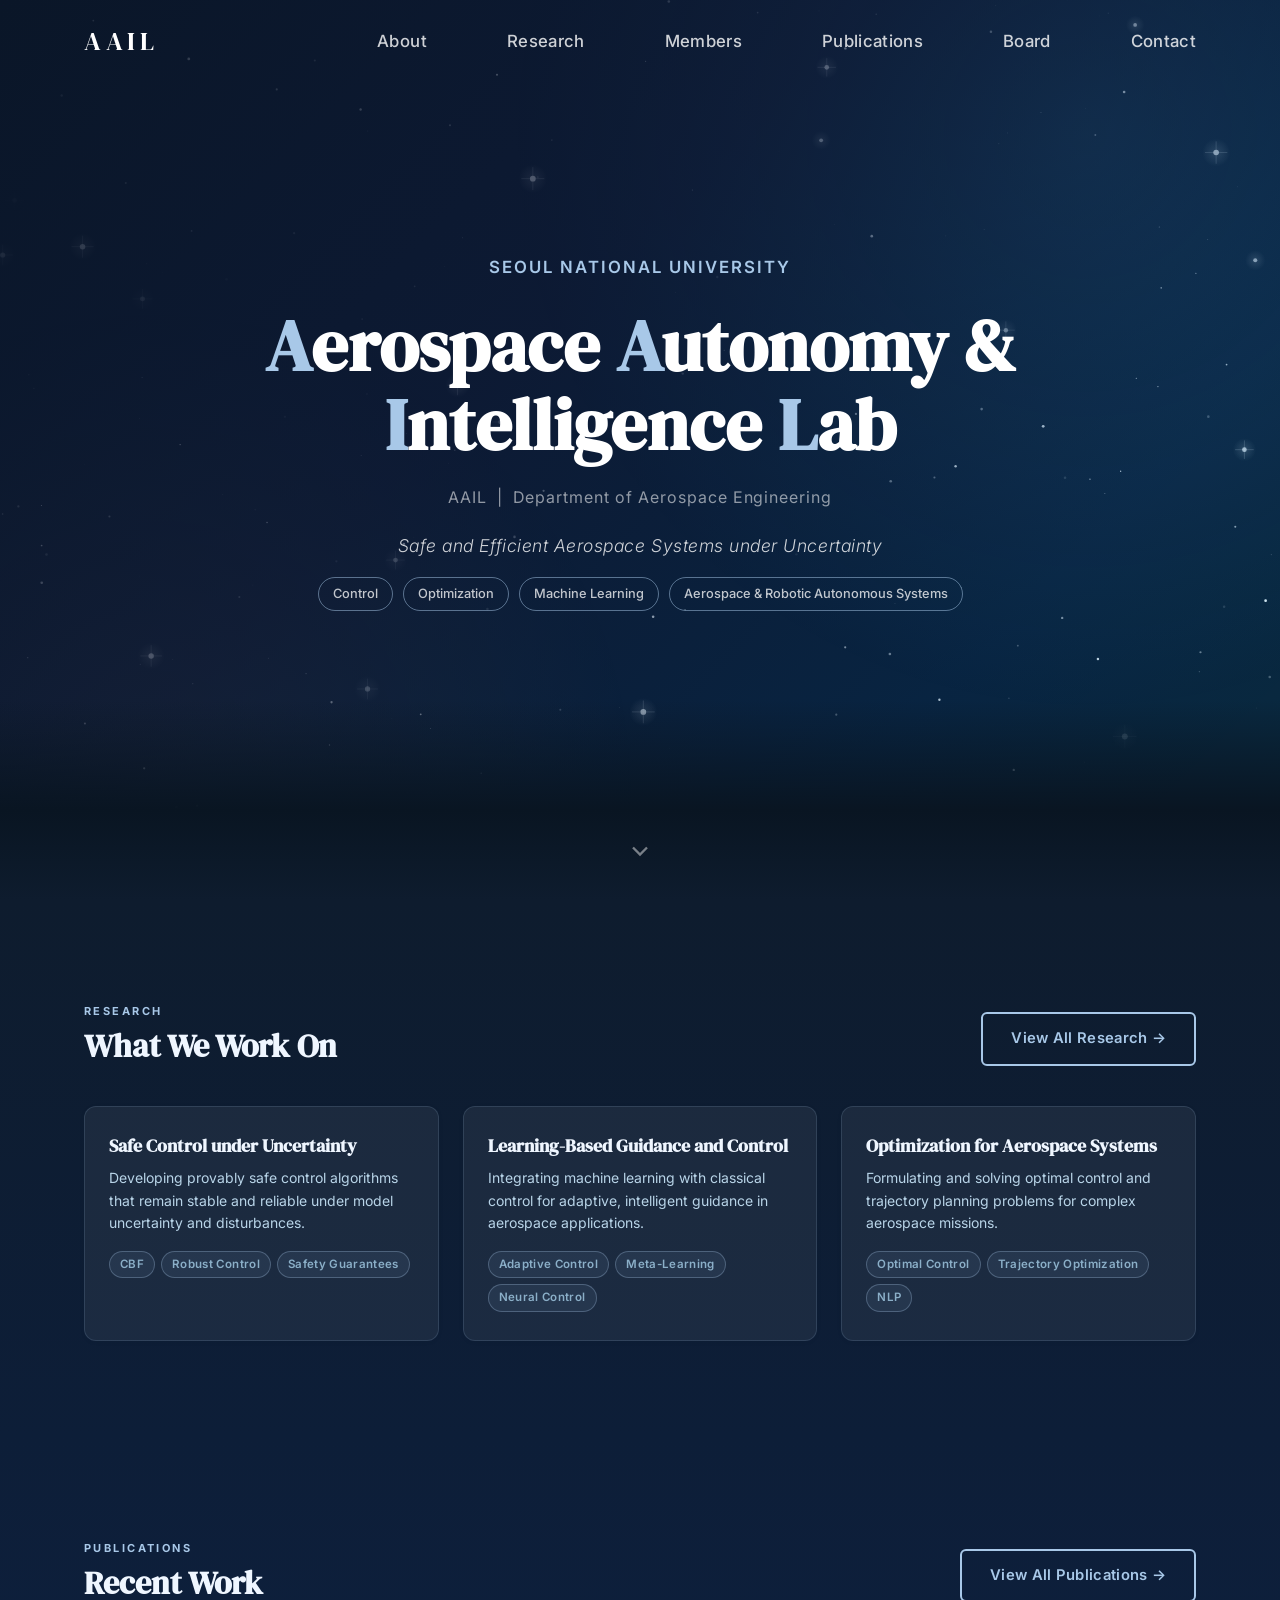
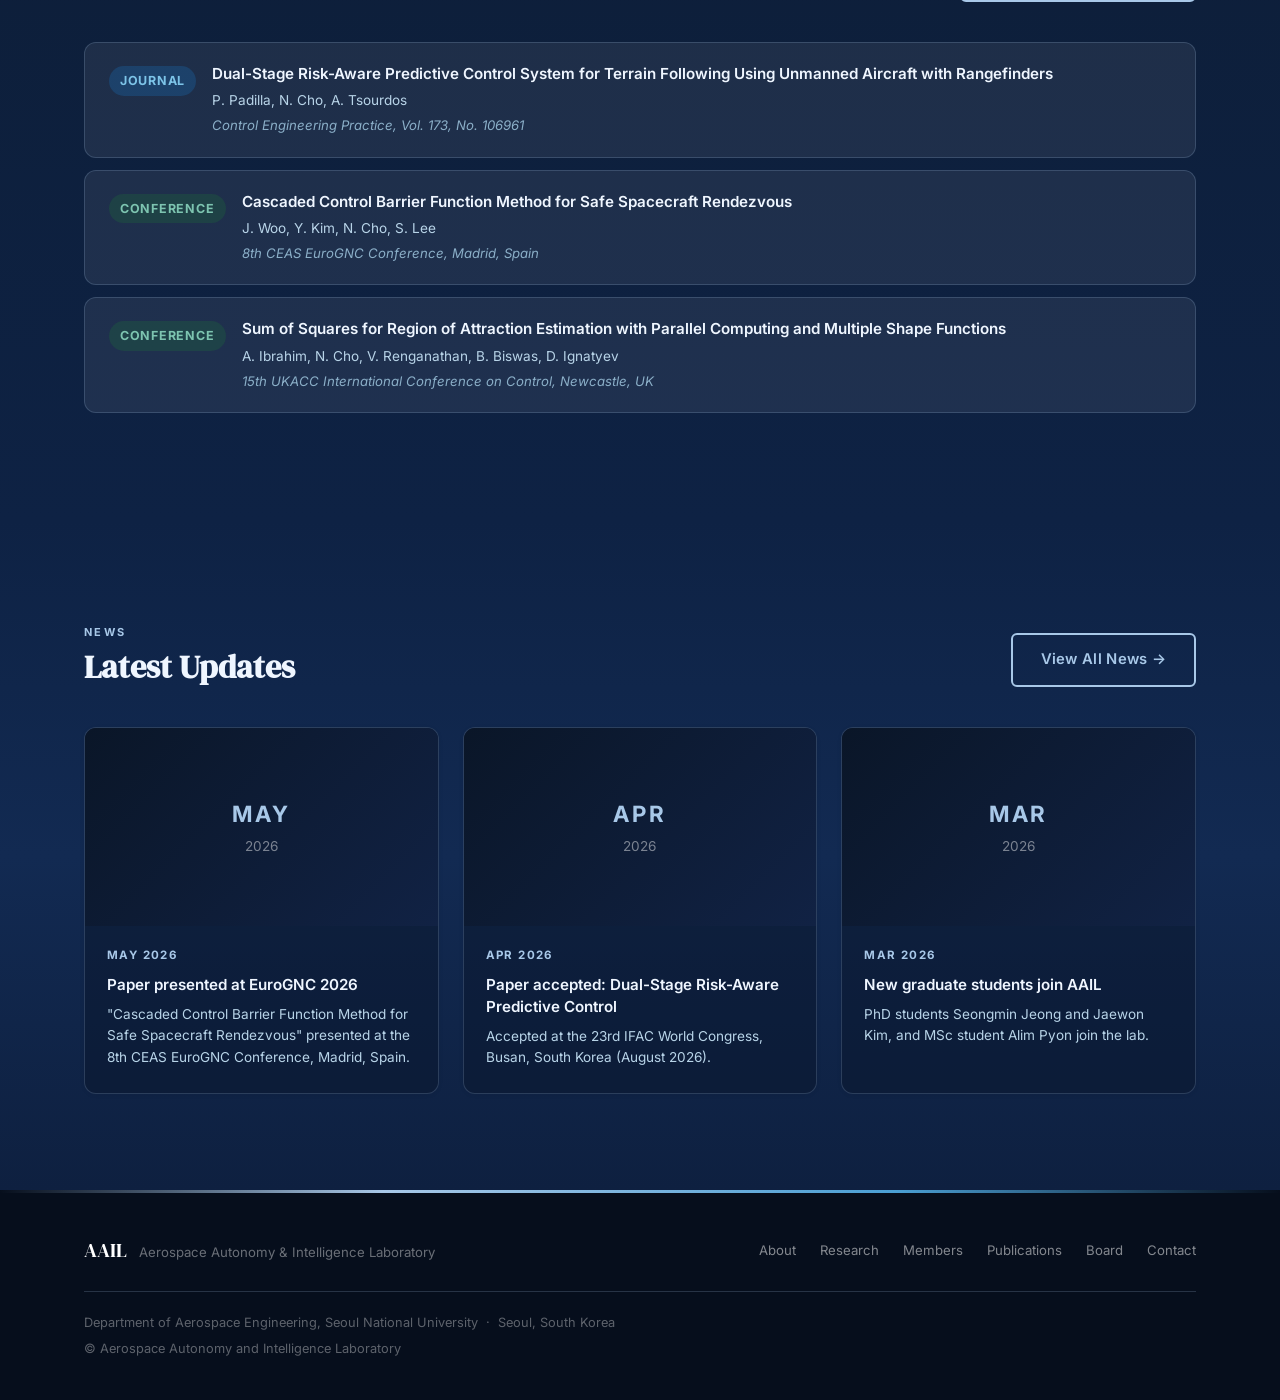
<file: index.html>
<!DOCTYPE html>
<html lang="en">
<head>
  <meta charset="UTF-8" />
  <meta name="viewport" content="width=device-width, initial-scale=1.0" />
  <title>AAIL — Aerospace Autonomy and Intelligence Laboratory</title>

  <!-- SEO -->
  <meta name="description" content="The Aerospace Autonomy and Intelligence Laboratory (AAIL) at Seoul National University develops theory and algorithms for autonomous aerospace systems — guidance &amp; control, machine learning, and safe decision-making. Led by Prof. Namhoon Cho." />
  <meta name="keywords" content="aerospace autonomy, autonomous systems, guidance control, control barrier functions, machine learning control, SNU, Seoul National University, Namhoon Cho" />
  <meta name="author" content="AAIL, Seoul National University" />
  <meta name="robots" content="index, follow" />

  <!-- Open Graph -->
  <meta property="og:title" content="AAIL — Aerospace Autonomy and Intelligence Laboratory" />
  <meta property="og:description" content="Research group at Seoul National University's Department of Aerospace Engineering, led by Professor Namhoon Cho." />
  <meta property="og:image" content="https://rimi1014.github.io/aail-webpage/images/og-image.png" />
  <meta property="og:type" content="website" />
  <meta property="og:url" content="https://rimi1014.github.io/aail-webpage/" />
  <meta property="og:site_name" content="AAIL" />

  <!-- Twitter Card -->
  <meta name="twitter:card" content="summary_large_image" />
  <meta name="twitter:title" content="AAIL — Aerospace Autonomy and Intelligence Laboratory" />
  <meta name="twitter:description" content="Research group at Seoul National University's Department of Aerospace Engineering, led by Professor Namhoon Cho." />
  <meta name="twitter:image" content="https://rimi1014.github.io/aail-webpage/images/og-image.png" />

  <!-- Structured Data -->
  <script type="application/ld+json">
  {
    "@context": "https://schema.org",
    "@type": "ResearchOrganization",
    "name": "Aerospace Autonomy and Intelligence Laboratory (AAIL)",
    "alternateName": "AAIL",
    "url": "https://rimi1014.github.io/aail-webpage/",
    "description": "Research group at Seoul National University developing theory and algorithms for autonomous aerospace systems.",
    "parentOrganization": {
      "@type": "EducationalOrganization",
      "name": "Seoul National University",
      "url": "https://www.snu.ac.kr"
    },
    "member": {
      "@type": "Person",
      "name": "Namhoon Cho",
      "jobTitle": "Assistant Professor",
      "affiliation": "Seoul National University"
    }
  }
  </script>

  <link rel="preconnect" href="https://fonts.googleapis.com" />
  <link rel="preconnect" href="https://fonts.gstatic.com" crossorigin />
  <link href="https://fonts.googleapis.com/css2?family=DM+Serif+Display:ital@0;1&family=Inter:wght@300;400;500;600;700&display=swap" rel="stylesheet" />
  <link rel="stylesheet" href="style.css" />
</head>
<body>

  <!-- ── NAVIGATION ─────────────────────────────────────────── -->
  <header id="navbar">
    <nav class="nav-inner">
      <a class="nav-logo nav-tab" href="#" data-target="page-home">AAIL</a>
      <button class="hamburger" id="hamburger" aria-label="Menu">
        <span></span><span></span><span></span>
      </button>
      <ul class="nav-links" id="nav-links">
        <li class="has-dropdown">
          <a href="#" class="nav-tab" data-target="page-about">About</a>
          <ul class="nav-dropdown">
            <li><a href="#" class="about-subtab" data-subtab="about">About AAIL</a></li>
            <li><a href="#" class="about-subtab" data-subtab="courses">Courses</a></li>
          </ul>
        </li>
        <li class="has-dropdown">
          <a href="#" class="nav-tab" data-target="page-research">Research</a>
          <ul class="nav-dropdown">
            <li><a href="#" class="nav-tab" data-target="page-research">Research Topics</a></li>
            <li><a href="#" class="nav-tab" data-target="page-projects">Projects</a></li>
          </ul>
        </li>
        <li class="has-dropdown">
          <a href="#" class="nav-tab" data-target="page-members">Members</a>
          <ul class="nav-dropdown">
            <li><a href="#" class="member-subtab" data-subtab="pi">Principal Investigator</a></li>
            <li><a href="#" class="member-subtab" data-subtab="students">Students</a></li>
            <li><a href="#" class="member-subtab" data-subtab="alumni">Alumni</a></li>
          </ul>
        </li>
        <li class="has-dropdown">
          <a href="#" class="nav-tab" data-target="page-publications">Publications</a>
          <ul class="nav-dropdown">
            <li><a href="#" class="pub-filtertab" data-filter="journal">Journal</a></li>
            <li><a href="#" class="pub-filtertab" data-filter="conference">Conference</a></li>
            <li><a href="#" class="pub-filtertab" data-filter="preprint">Preprint</a></li>
          </ul>
        </li>
        <li class="has-dropdown">
          <a href="#" class="nav-tab" data-target="page-board">Board</a>
          <ul class="nav-dropdown">
            <li><a href="#" class="board-subtab" data-subtab="news">News</a></li>
            <li><a href="#" class="board-subtab" data-subtab="gallery">Gallery</a></li>
          </ul>
        </li>
        <li>
          <a href="#" class="nav-tab" data-target="page-contact">Contact</a>
        </li>
      </ul>
    </nav>

    <!-- ── MEGA MENU ──────────────────────────────────────────── -->
    <div id="mega-menu" role="navigation" aria-label="Site sections">
      <div class="mega-inner">

        <div class="mega-col">
          <a href="#" class="mega-link about-subtab" data-subtab="about">About AAIL</a>
          <a href="#" class="mega-link about-subtab" data-subtab="courses">Courses</a>
        </div>

        <div class="mega-col">
          <a href="#" class="nav-tab mega-link" data-target="page-research">Research Topics</a>
          <a href="#" class="nav-tab mega-link" data-target="page-projects">Projects</a>
        </div>

        <div class="mega-col">
          <a href="#" class="mega-link mega-subtab" data-target="page-members" data-subtab="pi">Professor</a>
          <a href="#" class="mega-link mega-subtab" data-target="page-members" data-subtab="students">Students</a>
          <a href="#" class="mega-link mega-subtab" data-target="page-members" data-subtab="alumni">Alumni</a>
        </div>

        <div class="mega-col">
          <a href="#" class="mega-link mega-filtertab" data-target="page-publications" data-filter="journal">Journal</a>
          <a href="#" class="mega-link mega-filtertab" data-target="page-publications" data-filter="conference">Conference</a>
          <a href="#" class="mega-link mega-filtertab" data-target="page-publications" data-filter="preprint">Preprint</a>
        </div>

        <div class="mega-col">
          <a href="#" class="mega-link mega-boardtab" data-target="page-board" data-subtab="news">News</a>
          <a href="#" class="mega-link mega-boardtab" data-target="page-board" data-subtab="gallery">Gallery</a>
        </div>

        <div class="mega-col">
        </div>

      </div>
    </div>
  </header>

  <!-- ── PAGES ──────────────────────────────────────────────── -->
  <main id="main-pages">

    <!-- HOME ──────────────────────────────────────────────── -->
    <div class="page active" id="page-home">

      <!-- Hero -->
      <div id="hero">
        <canvas id="hero-canvas"></canvas>
        <div class="hero-content">
          <p class="hero-eyebrow">Seoul National University</p>
          <h1 class="hero-title"><span class="hero-accent">A</span>erospace <span class="hero-accent">A</span>utonomy &amp;<br /><span class="hero-accent">I</span>ntelligence <span class="hero-accent">L</span>ab</h1>
          <p class="hero-sub">AAIL &nbsp;|&nbsp; Department of Aerospace Engineering</p>
          <p class="hero-statement">Safe and Efficient Aerospace Systems under Uncertainty</p>
          <div class="hero-tags">
            <span class="hero-tag">Control</span>
            <span class="hero-tag">Optimization</span>
            <span class="hero-tag">Machine Learning</span>
            <span class="hero-tag">Aerospace &amp; Robotic Autonomous Systems</span>
          </div>
        </div>
        <button class="scroll-hint" id="hero-scroll-hint" aria-label="Scroll down">
          <svg viewBox="0 0 24 24" fill="none" stroke="currentColor" stroke-width="2">
            <polyline points="6 9 12 15 18 9"/>
          </svg>
        </button>
      </div>

      <!-- Teaser: Research -->
      <section class="section teaser-section teaser-research">
        <div class="container">
          <div class="teaser-header">
            <div>
              <span class="section-kicker">Research</span>
              <h2 class="teaser-title">What We Work On</h2>
            </div>
            <a href="#" class="btn btn-outline nav-tab" data-target="page-research">View All Research →</a>
          </div>
          <div class="research-areas">
            <div class="research-area-card">
              <h3 class="research-area-title">Safe Control under Uncertainty</h3>
              <p class="research-area-desc">Developing provably safe control algorithms that remain stable and reliable under model uncertainty and disturbances.</p>
              <div class="research-area-tags">
                <span class="research-area-tag">CBF</span>
                <span class="research-area-tag">Robust Control</span>
                <span class="research-area-tag">Safety Guarantees</span>
              </div>
            </div>
            <div class="research-area-card">
              <h3 class="research-area-title">Learning-Based Guidance and Control</h3>
              <p class="research-area-desc">Integrating machine learning with classical control for adaptive, intelligent guidance in aerospace applications.</p>
              <div class="research-area-tags">
                <span class="research-area-tag">Adaptive Control</span>
                <span class="research-area-tag">Meta-Learning</span>
                <span class="research-area-tag">Neural Control</span>
              </div>
            </div>
            <div class="research-area-card">
              <h3 class="research-area-title">Optimization for Aerospace Systems</h3>
              <p class="research-area-desc">Formulating and solving optimal control and trajectory planning problems for complex aerospace missions.</p>
              <div class="research-area-tags">
                <span class="research-area-tag">Optimal Control</span>
                <span class="research-area-tag">Trajectory Optimization</span>
                <span class="research-area-tag">NLP</span>
              </div>
            </div>
          </div>
        </div>
      </section>

      <!-- Teaser: Recent Publications -->
      <section class="section section-alt teaser-section teaser-publications">
        <div class="container">
          <div class="teaser-header">
            <div>
              <span class="section-kicker">Publications</span>
              <h2 class="teaser-title">Recent Work</h2>
            </div>
            <a href="#" class="btn btn-outline nav-tab" data-target="page-publications">View All Publications →</a>
          </div>
          <div id="pub-teaser"></div>
        </div>
      </section>

      <!-- Teaser: News -->
      <section class="section teaser-section teaser-news">
        <div class="container">
          <div class="teaser-header">
            <div>
              <span class="section-kicker">News</span>
              <h2 class="teaser-title">Latest Updates</h2>
            </div>
            <a href="#" class="btn btn-outline nav-tab" data-target="page-board">View All News →</a>
          </div>
          <div id="news-teaser"></div>
        </div>
      </section>

    </div><!-- /page-home -->

    <!-- ABOUT ─────────────────────────────────────────────── -->
    <div class="page" id="page-about">
      <section class="section">
        <div class="container">
          <div class="section-header fade-in">
            <div class="section-num">01</div>
            <div class="section-header-text">
              <span class="section-kicker">About</span>
              <h2 class="section-title">About AAIL</h2>
            </div>
            <div class="section-header-line"></div>
          </div>
          <!-- About sub-tabs -->
          <div class="about-tabs fade-in">
            <button class="about-tab active" data-panel="about">About AAIL</button>
            <button class="about-tab" data-panel="courses">Courses</button>
          </div>

          <!-- Panel: About AAIL -->
          <div class="about-panel active" id="about-panel-about">

            <div class="about-intro fade-in">
              <img src="images/aail_kcikoff.jpg" alt="AAIL Kickoff" class="about-kickoff-img" loading="lazy" />
              <div class="about-text">
                <h2 class="about-subtitle">Intelligent Systems for the Future of Aerospace</h2>
                <p>The <strong>Aerospace Autonomy and Intelligence Laboratory (AAIL)</strong> is a research group within the Department of Aerospace Engineering at Seoul National University, led by Professor Namhoon Cho.</p>
                <p>We develop the theoretical foundations and practical algorithms for autonomous aerospace systems — spanning guidance &amp; control, machine learning, and intelligent decision-making. Our work bridges mathematical rigor with real-world aerospace engineering challenges.</p>
              </div>
            </div>

            <div class="about-vision fade-in">
              <h3 class="about-vision-title">Research Statement</h3>
              <img src="images/research interest.png" alt="AAIL Research Vision" class="about-vision-img" loading="lazy" />
            </div>

            <div class="legacy-section fade-in">
              <h3 class="about-vision-title">Legacy of FDCL</h3>
              <p class="legacy-desc">The Aerospace Autonomy and Intelligence Laboratory (AAIL) represents the third generation at Seoul National University, continuing the Flight Dynamics and Control Laboratory's (FDCL) academic tradition spanning seven decades. The laboratory combines the precision of traditional control engineering with the transformative power of modern computing.</p>
              <img src="images/legacy.jpg" alt="Legacy of FDCL" class="about-vision-img legacy-img" loading="lazy" />
              <div class="legacy-grid">
                <div class="legacy-card">
                  <span class="legacy-gen">1st Generation</span>
                  <h4 class="legacy-name">Prof. Sang-Kyu Wie</h4>
                  <p class="legacy-period">Dec 1955 – Feb 1991</p>
                  <ul class="legacy-edu">
                    <li>PhD, Seoul National University (1967)</li>
                    <li>MSc, University of Minnesota (1959)</li>
                    <li>BSc, Seoul National University (1950)</li>
                  </ul>
                </div>
                <div class="legacy-card">
                  <span class="legacy-gen">2nd Generation</span>
                  <h4 class="legacy-name">Prof. Youdan Kim</h4>
                  <p class="legacy-period">Feb 1992 – Aug 2025</p>
                  <ul class="legacy-edu">
                    <li>PhD, Texas A&amp;M University (1991)</li>
                    <li>MSc, Seoul National University (1985)</li>
                    <li>BSc, Seoul National University (1983)</li>
                  </ul>
                </div>
                <div class="legacy-card legacy-card-current">
                  <span class="legacy-gen">3rd Generation</span>
                  <h4 class="legacy-name">Prof. Namhoon Cho</h4>
                  <p class="legacy-period">Sep 2025 – Present</p>
                  <ul class="legacy-edu">
                    <li>PhD, Seoul National University (2017)</li>
                    <li>BSc, Seoul National University (2012)</li>
                  </ul>
                </div>
              </div>
            </div>

            <div class="collab-section fade-in">
              <h3 class="collab-title">Collaborators</h3>
              <div class="collab-grid" id="collab-grid"></div>
            </div>

          </div><!-- /about-panel-about -->

          <!-- Panel: Courses -->
          <div class="about-panel" id="about-panel-courses">

            <div class="course-uni fade-in">
              <div class="course-uni-header">
                <span class="course-uni-badge">SNU</span>
                <h3 class="course-uni-name">Seoul National University</h3>
              </div>
              <div class="course-grid">
                <div class="course-card">
                  <span class="course-level">Undergraduate</span>
                  <h4 class="course-name">Flight Dynamics and Control</h4>
                  <p class="course-code">M2795.004500</p>
                  <p class="course-period">Fall 2025</p>
                </div>
                <div class="course-card">
                  <span class="course-level">Graduate</span>
                  <h4 class="course-name">Theory of Flight Vehicle Guidance and Control</h4>
                  <p class="course-code">M2795.006900</p>
                  <p class="course-period">Spring 2026</p>
                </div>
              </div>
            </div>

            <div class="course-uni fade-in">
              <div class="course-uni-header">
                <span class="course-uni-badge">CU</span>
                <h3 class="course-uni-name">Cranfield University</h3>
              </div>

              <div class="course-program">
                <h4 class="course-program-title">MSc in Autonomous Vehicle Dynamics and Control</h4>
                <div class="course-grid">
                  <div class="course-card">
                    <h4 class="course-name">UAS Dynamics and Control</h4>
                    <p class="course-period">2024–2025</p>
                    <span class="course-role">Module Lecturer</span>
                  </div>
                  <div class="course-card">
                    <h4 class="course-name">Modelling and Simulation</h4>
                    <p class="course-period">2024–2025</p>
                    <span class="course-role">Module Instructor</span>
                  </div>
                  <div class="course-card">
                    <h4 class="course-name">Autonomous Vehicle Control Systems</h4>
                    <p class="course-period">2024–2025</p>
                    <span class="course-role">Module Lecturer</span>
                  </div>
                  <div class="course-card">
                    <h4 class="course-name">Sensor Fusion</h4>
                    <p class="course-period">2021–2022, 2022–2023</p>
                    <span class="course-role">Module Lecturer</span>
                  </div>
                  <div class="course-card">
                    <h4 class="course-name">Guidance and Navigation for Autonomous Systems</h4>
                    <p class="course-period">2022–2023, 2023–2024, 2024–2025</p>
                  </div>
                  <div class="course-card">
                    <h4 class="course-name">Group Design Project</h4>
                    <p class="course-period">2020–2021, 2021–2022, 2024–2025</p>
                    <span class="course-role">Team Supervisor</span>
                  </div>
                </div>
              </div>

              <div class="course-program">
                <h4 class="course-program-title">MSc in Sensors and Communication</h4>
                <div class="course-grid">
                  <div class="course-card">
                    <h4 class="course-name">Sensor Resource Management</h4>
                    <p class="course-period">2025</p>
                    <span class="course-role">Module Lecturer</span>
                  </div>
                </div>
              </div>

              <div class="course-program">
                <h4 class="course-program-title">Short Courses</h4>
                <div class="course-grid">
                  <div class="course-card">
                    <h4 class="course-name">Kalman Filtering, Sensor Fusion, and Target Tracking</h4>
                    <p class="course-period">October 2022</p>
                    <span class="course-role">ADD</span>
                  </div>
                  <div class="course-card">
                    <h4 class="course-name">Optimal Control, Guidance for Autonomous Systems</h4>
                    <p class="course-period">April 2023</p>
                    <span class="course-role">ADD</span>
                  </div>
                </div>
              </div>
            </div>

          </div><!-- /about-panel-courses -->

        </div>
      </section>
    </div>

    <!-- RESEARCH ───────────────────────────────────────────── -->
    <div class="page" id="page-research">
      <div id="research-overview">
        <section class="section section-alt research-header-section">
          <div class="container">
            <div class="section-header fade-in">
              <div class="section-num">02</div>
              <div class="section-header-text">
                <span class="section-kicker">Research</span>
                <h2 class="section-title">What We Work On</h2>
              </div>
              <div class="section-header-line"></div>
            </div>
            <p class="section-desc fade-in">Our research spans the theory and application of intelligent autonomous systems in aerospace.</p>
          </div>
        </section>
        <div class="research-img-grid" id="research-img-grid"></div>
      </div>
      <div id="research-detail-view" style="display:none"></div>
    </div>

    <!-- MEMBERS ────────────────────────────────────────────── -->
    <div class="page" id="page-members">
      <section class="section section-alt">
        <div class="container">
          <div class="section-header fade-in">
            <div class="section-header-text">
              <span class="section-kicker">People</span>
              <h2 class="section-title">Lab Members</h2>
            </div>
            <div class="section-header-line"></div>
          </div>

          <!-- Internal sub-tabs -->
          <div class="member-tabs fade-in">
            <button class="member-tab active" data-panel="pi">Principal Investigator</button>
            <button class="member-tab" data-panel="students">Students</button>
            <button class="member-tab" data-panel="alumni">Alumni</button>
          </div>

          <!-- Panel: PI -->
          <div class="member-panel active" id="panel-pi">

            <!-- Profile card -->
            <div class="pi-profile fade-in">
              <div class="pi-profile-card">
                <div class="pi-avatar">
                  <img src="images/ncho.jpg" alt="Prof. Namhoon Cho" class="pi-photo" loading="lazy"
                    onerror="this.style.display='none';this.nextElementSibling.style.display='flex'" />
                  <div class="pi-avatar-initials">NC</div>
                </div>
                <h2 class="pi-name">Namhoon Cho</h2>
                <p class="pi-title">Principal Investigator</p>
                <p class="pi-dept">Assistant Professor<br />Department of Aerospace Engineering<br />Seoul National University</p>
                <div class="pi-links">
                  <a href="http://aail.snu.ac.kr/ncho.html" target="_blank" class="pi-link">Faculty Page ↗</a>
                  <a href="mailto:namhoon.cho@snu.ac.kr" class="pi-link">namhoon.cho@snu.ac.kr</a>
                </div>
                <div class="pi-social-links">
                  <a href="https://scholar.google.co.uk/citations?user=DhdeDm8AAAAJ" target="_blank" class="pi-social-link">
                    <svg viewBox="0 0 24 24" fill="currentColor" width="13" height="13"><path d="M5.242 13.769L0 9.5 12 0l12 9.5-5.242 4.269C17.548 11.249 14.978 9.5 12 9.5c-2.977 0-5.548 1.748-6.758 4.269zM12 10a7 7 0 1 0 0 14 7 7 0 0 0 0-14z"/></svg>
                    Scholar
                  </a>
                  <a href="https://www.researchgate.net/profile/Namhoon_Cho" target="_blank" class="pi-social-link">
                    <svg viewBox="0 0 24 24" fill="currentColor" width="13" height="13"><path d="M19.586 0c-.818 0-1.508.19-2.073.565-.563.377-.97.936-1.213 1.68a12.193 12.193 0 00-.198 1.284h-2.761c.063-.48.17-.94.322-1.378.386-1.103 1.026-1.961 1.917-2.566C17.468.19 18.49 0 19.586 0zm-7.544 7.757H9.098v8.486h3.217c1.428 0 2.512-.373 3.254-1.12.74-.747 1.112-1.813 1.112-3.196 0-1.332-.368-2.364-1.102-3.095-.735-.732-1.813-1.098-3.237-1.098zm-.235 1.531c.898 0 1.576.242 2.032.726.458.483.687 1.175.687 2.073 0 .942-.234 1.661-.703 2.16-.467.497-1.152.745-2.057.745h-1.48V9.288zm-7.59-4.03a1.013 1.013 0 100 2.026 1.013 1.013 0 000-2.025zM3.6 7.757H1.845v8.486H3.6zm0 0"/></svg>
                    ResearchGate
                  </a>
                  <a href="https://www.linkedin.com/in/namhoon-cho-61b856159" target="_blank" class="pi-social-link">
                    <svg viewBox="0 0 24 24" fill="currentColor" width="13" height="13"><path d="M20.447 20.452h-3.554v-5.569c0-1.328-.027-3.037-1.852-3.037-1.853 0-2.136 1.445-2.136 2.939v5.667H9.351V9h3.414v1.561h.046c.477-.9 1.637-1.85 3.37-1.85 3.601 0 4.267 2.37 4.267 5.455v6.286zM5.337 7.433a2.062 2.062 0 01-2.063-2.065 2.064 2.064 0 112.063 2.065zm1.782 13.019H3.555V9h3.564v11.452zM22.225 0H1.771C.792 0 0 .774 0 1.729v20.542C0 23.227.792 24 1.771 24h20.451C23.2 24 24 23.227 24 22.271V1.729C24 .774 23.2 0 22.222 0h.003z"/></svg>
                    LinkedIn
                  </a>
                  <a href="https://orcid.org/0000-0001-9999-9501" target="_blank" class="pi-social-link">
                    <svg viewBox="0 0 24 24" fill="currentColor" width="13" height="13"><path d="M12 0C5.372 0 0 5.372 0 12s5.372 12 12 12 12-5.372 12-12S18.628 0 12 0zM7.369 4.378c.525 0 .947.431.947.947s-.422.947-.947.947a.95.95 0 01-.947-.947c0-.525.422-.947.947-.947zm-.722 3.038h1.444v10.041H6.647zm3.562 0h3.9c3.712 0 5.344 2.653 5.344 5.025 0 2.578-2.016 5.016-5.325 5.016h-3.919zm1.444 1.303v7.444h2.297c3.272 0 3.853-2.203 3.853-3.722 0-2.016-1.284-3.722-3.584-3.722z"/></svg>
                    ORCID
                  </a>
                  <a href="https://www.scopus.com/authid/detail.uri?authorId=56654774400" target="_blank" class="pi-social-link">Scopus</a>
                  <a href="https://github.com/nhcho91" target="_blank" class="pi-social-link">
                    <svg viewBox="0 0 24 24" fill="currentColor" width="13" height="13"><path d="M12 .297c-6.63 0-12 5.373-12 12 0 5.303 3.438 9.8 8.205 11.385.6.113.82-.258.82-.577 0-.285-.01-1.04-.015-2.04-3.338.724-4.042-1.61-4.042-1.61C4.422 18.07 3.633 17.7 3.633 17.7c-1.087-.744.084-.729.084-.729 1.205.084 1.838 1.236 1.838 1.236 1.07 1.835 2.809 1.305 3.495.998.108-.776.417-1.305.76-1.605-2.665-.3-5.466-1.332-5.466-5.93 0-1.31.465-2.38 1.235-3.22-.135-.303-.54-1.523.105-3.176 0 0 1.005-.322 3.3 1.23.96-.267 1.98-.399 3-.405 1.02.006 2.04.138 3 .405 2.28-1.552 3.285-1.23 3.285-1.23.645 1.653.24 2.873.12 3.176.765.84 1.23 1.91 1.23 3.22 0 4.61-2.805 5.625-5.475 5.92.42.36.81 1.096.81 2.22 0 1.606-.015 2.896-.015 3.286 0 .315.21.69.825.57C20.565 22.092 24 17.592 24 12.297c0-6.627-5.373-12-12-12"/></svg>
                    GitHub
                  </a>
                </div>
              </div>
              <div class="pi-intro">
                <p class="pi-intro-bio">Namhoon Cho is Assistant Professor in the Department of Aerospace Engineering at Seoul National University, South Korea since September 2025. He received his BSc and PhD degrees in Mechanical and Aerospace Engineering from Seoul National University, South Korea, in August 2012 and February 2017, respectively. Previously, he was Lecturer in Control and Optimisation in the Centre for Assured and Connected Autonomy at Cranfield University, United Kingdom from November 2024 to August 2025. He was a research fellow at Cranfield University from January 2021 to November 2024 with the award of a Cranfield 75th Anniversary Fellowship to pursue research on AI for Exploitation of Data-Driven Approach in Control for Aerospace Systems. He was a senior researcher in the 1st R&amp;D Institute, Agency for Defense Development, South Korea, from March 2019 to December 2020, where he was involved in research and development of guidance and control systems for missiles and developed design tools based on optimisation techniques. He was a research fellow in the Department of Mechanical and Aerospace Engineering, Seoul National University, South Korea, from March 2017 to February 2019. He develops constructive methodologies to design control algorithms for aerospace and robotic systems.</p>
                <div class="pi-intro-interests">
                  <p class="pi-intro-interests-label">Research Interests</p>
                  <p class="pi-intro-interests-text">Control-theoretic design of optimisation algorithms, robust adaptive control with online model learning, data-driven safe control frameworks, learning-enabled control with safety assurance, and automated control engineering.</p>
                </div>
              </div>
            </div>

            <!-- Sections: reference-style layout -->
            <div class="pi-sections">

              <div class="pi-section fade-in">
                <div class="pi-section-label">Current<br />Position</div>
                <ul class="pi-section-list">
                  <li>Assistant Professor, Aerospace Autonomy and Intelligence Laboratory, Department of Aerospace Engineering, College of Engineering, Seoul National University</li>
                  <li><em>Affiliation:</em> Artificial Intelligence Institute; Institute of Advanced Aerospace Technology</li>
                </ul>
              </div>

              <div class="pi-section fade-in">
                <div class="pi-section-label">Education</div>
                <ul class="pi-section-list">
                  <li>(2012.9~2017.2) Ph.D. in Mechanical and Aerospace Engineering, Seoul National University</li>
                  <li>(2009.3~2012.8) B.S. in Mechanical and Aerospace Engineering, Seoul National University</li>
                  <li>(2007.3~2009.2) Seoul Science High School</li>
                </ul>
              </div>

              <div class="pi-section fade-in">
                <div class="pi-section-label">Experience</div>
                <ul class="pi-section-list">
                  <li>(2025.9.1~Present) Assistant Professor, Department of Aerospace Engineering, Seoul National University</li>
                  <li>(2025.9.1~Present) Visiting Academic, Centre for Assured and Connected Autonomy, Cranfield University</li>
                  <li>(2024.11.29~2025.8.12) Lecturer in Control and Optimisation, Centre for Assured and Connected Autonomy, Cranfield University</li>
                  <li>(2024.10.25~Present) Academic Advisor, Mechanical AI, Inc.</li>
                  <li>(2021.1.18~2024.11.28) Research Fellow, Cranfield University</li>
                  <li>(2019.3.1~2020.12.31) Senior Researcher, Agency for Defense Development</li>
                  <li>(2017.12.1~2019.2.28) Postdoctoral Research Fellow, Seoul National University</li>
                  <li>(2017.3.1~2018.8.31) Researcher, Automation and Systems Research Institute, Seoul National University</li>
                  <li>(2015.11.14~2016.4.28) Visiting Research Student, Cranfield University</li>
                  <li>(2008.8.19~2008.8.28) The 2nd International Olympiad on Astronomy and Astrophysics (IOAA)</li>
                  <li>(2007.11.21~2007.11.29) The 3rd Asian-Pacific Astronomy Olympiad (APAO)</li>
                </ul>
              </div>

              <div class="pi-section fade-in">
                <div class="pi-section-label">Honours &amp;<br />Awards &amp;<br />Scholarships</div>
                <ul class="pi-section-list">
                  <li>Excellent Reviewer for JGCD (2025)</li>
                  <li>Fellow of Advance HE (FHEA) (2025.5)</li>
                  <li>Associate Fellow of Advance HE (AFHEA) (2024.11)</li>
                  <li>Cranfield 75th Anniversary Fellowship (2021.1)</li>
                  <li>Outstanding Doctoral Dissertation Award, Seoul National University (2017.2)</li>
                  <li>Summa Cum Laude Graduate, Seoul National University (2012.8)</li>
                  <li>STEM Honor Society Membership</li>
                  <li>Academic Excellence Scholarship</li>
                </ul>
              </div>

              <div class="pi-section fade-in">
                <div class="pi-section-label">Media</div>
                <ul class="pi-section-list">
                  <li>(2021.6) Early Career Researcher Interview, "Unified Design Frameworks for Control and Estimation with Aerospace Applications," Mechanical Engineering and Robotics Research Information Center, Written Interview <em>(in Korean)</em></li>
                </ul>
              </div>

            </div>
          </div>

          <!-- Panel: Students (data/members.js snu group) -->
          <div class="member-panel" id="panel-students">
            <div id="students-container"></div>
          </div>

          <!-- Panel: Alumni (data/members.js cranfield group) -->
          <div class="member-panel" id="panel-alumni">
            <div id="alumni-container"></div>
          </div>

        </div>
      </section>
    </div>

    <!-- PUBLICATIONS ───────────────────────────────────────── -->
    <div class="page" id="page-publications">
      <section class="section">
        <div class="container">
          <div class="section-header fade-in">
            <div class="section-num">04</div>
            <div class="section-header-text">
              <span class="section-kicker">Publications</span>
              <h2 class="section-title">Selected Works</h2>
            </div>
            <div class="section-header-line"></div>
          </div>

          <div class="pub-tabs fade-in">
            <button class="pub-tab active" data-filter="all">All</button>
            <button class="pub-tab" data-filter="journal">Journal</button>
            <button class="pub-tab" data-filter="conference">Conference</button>
            <button class="pub-tab" data-filter="preprint">Preprint</button>
          </div>

          <div class="pub-list" id="pub-list">
            <!-- data/publications.js 에서 자동으로 채워집니다 -->
          </div>


        </div>
      </section>
    </div>

    <!-- BOARD ──────────────────────────────────────────────── -->
    <div class="page" id="page-board">
      <section class="section">
        <div class="container">
          <div class="section-header fade-in">
            <div class="section-header-text">
              <span class="section-kicker">Board</span>
              <h2 class="section-title">Lab Board</h2>
            </div>
            <div class="section-header-line"></div>
          </div>

          <div class="pub-tabs fade-in" id="board-tabs">
            <button class="pub-tab active" data-panel="news">News</button>
            <button class="pub-tab" data-panel="gallery">Gallery</button>
          </div>

          <!-- Panel: News -->
          <div class="board-panel active" id="board-panel-news">
            <div id="news-container"></div>
          </div>

          <!-- Panel: Gallery -->
          <div class="board-panel" id="board-panel-gallery">
            <div id="gallery-container"></div>
          </div>
        </div>
      </section>
    </div>

    <!-- CONTACT ────────────────────────────────────────────── -->
    <div class="page" id="page-contact">
      <section class="section section-dark">
        <div class="container">
          <div class="section-header fade-in">
            <div class="section-num">06</div>
            <div class="section-header-text">
              <span class="section-kicker">Contact</span>
              <h2 class="section-title light">Find Us</h2>
            </div>
            <div class="section-header-line"></div>
          </div>

          <div class="contact-grid">
            <div class="contact-card fade-in">
              <div class="contact-icon">
                <svg viewBox="0 0 24 24" fill="none" stroke="currentColor" stroke-width="1.5">
                  <path d="M21 10c0 7-9 13-9 13s-9-6-9-13a9 9 0 0118 0z"/>
                  <circle cx="12" cy="10" r="3"/>
                </svg>
              </div>
              <h3>Address</h3>
              <p>
                <span class="contact-address-label">Lab</span>
                Rm 318-2, Bldg 302<br />
                <span class="contact-address-label">PI Office</span>
                Rm 1309, Bldg 301<br />
                Department of Aerospace Engineering<br />Seoul National University<br />1 Gwanak-ro, Gwanak-gu<br />Seoul 08826, South Korea
              </p>
            </div>

            <div class="contact-card fade-in">
              <div class="contact-icon">
                <svg viewBox="0 0 24 24" fill="none" stroke="currentColor" stroke-width="1.5">
                  <path d="M22 16.92v3a2 2 0 01-2.18 2 19.79 19.79 0 01-8.63-3.07A19.5 19.5 0 013.07 8.81 19.79 19.79 0 01.01 2.18 2 2 0 012 0h3a2 2 0 012 1.72c.127.96.361 1.903.7 2.81a2 2 0 01-.45 2.11L6.09 7.91a16 16 0 006 6l1.27-1.27a2 2 0 012.11-.45c.907.339 1.85.573 2.81.7A2 2 0 0122 16.92z"/>
                </svg>
              </div>
              <h3>Phone</h3>
              <p>
                <span class="contact-address-label">Lab</span>
                (+82) 02-880-7392<br />
                <span class="contact-address-label">PI Office</span>
                (+82) 02-880-7398
              </p>
            </div>

            <div class="contact-card fade-in">
              <div class="contact-icon">
                <svg viewBox="0 0 24 24" fill="none" stroke="currentColor" stroke-width="1.5">
                  <path d="M22.54 6.42a2.78 2.78 0 00-1.95-1.97C18.88 4 12 4 12 4s-6.88 0-8.59.45A2.78 2.78 0 001.46 6.42 29 29 0 001 12a29 29 0 00.46 5.58 2.78 2.78 0 001.95 1.97C5.12 20 12 20 12 20s6.88 0 8.59-.45a2.78 2.78 0 001.95-1.97A29 29 0 0023 12a29 29 0 00-.46-5.58z"/>
                  <polygon points="9.75 15.02 15.5 12 9.75 8.98 9.75 15.02"/>
                </svg>
              </div>
              <h3>YouTube</h3>
              <p><a href="https://www.youtube.com/@SNU_AAIL" target="_blank" class="contact-link">@SNU_AAIL ↗</a></p>
            </div>
          </div>

          <div class="contact-bottom">
            <div class="contact-map fade-in">
              <iframe
                src="https://maps.google.com/maps?q=Seoul+National+University+1+Gwanak-ro+Gwanak-gu+Seoul+South+Korea&z=16&output=embed"
                width="100%"
                height="100%"
                style="border:0;"
                allowfullscreen=""
                loading="lazy"
                referrerpolicy="no-referrer-when-downgrade"
              ></iframe>
            </div>

            <div class="join-cta fade-in">
              <h3>Interested in Joining?</h3>
              <p>We are looking for motivated graduate students and researchers. Please contact the PI with your CV and academic transcript.</p>
              <a href="mailto:namhoon.cho@snu.ac.kr" class="btn btn-outline">Email the PI ↗</a>
            </div>
          </div>
        </div>
      </section>
    </div>

    <!-- PROJECTS ─────────────────────────────────────────────── -->
    <div class="page" id="page-projects">
      <section class="section section-dark">
        <div class="container">
          <div class="section-header fade-in">
            <div class="section-num">07</div>
            <div class="section-header-text">
              <span class="section-kicker">Research</span>
              <h2 class="section-title light">Projects</h2>
            </div>
            <div class="section-header-line"></div>
          </div>

          <div class="proj-tabs-wrap fade-in">
            <button class="proj-tab active" data-filter="ongoing">Ongoing Projects</button>
            <button class="proj-tab" data-filter="completed">Completed Projects</button>
          </div>

          <div id="projects-container"></div>
        </div>
      </section>
    </div>

  </main>

  <!-- ── FOOTER ──────────────────────────────────────────────── -->
  <footer class="footer">
    <div class="container">
      <div class="footer-inner">
        <div class="footer-brand">
          <a href="#" class="footer-logo nav-tab" data-target="page-home">AAIL</a>
          <span class="footer-tagline">Aerospace Autonomy &amp; Intelligence Laboratory</span>
        </div>
        <div class="footer-links">
          <a href="#" class="nav-tab" data-target="page-about">About</a>
          <a href="#" class="nav-tab" data-target="page-research">Research</a>
          <a href="#" class="nav-tab" data-target="page-members">Members</a>
          <a href="#" class="nav-tab" data-target="page-publications">Publications</a>
          <a href="#" class="nav-tab" data-target="page-board">Board</a>
          <a href="#" class="nav-tab" data-target="page-contact">Contact</a>
        </div>
      </div>
      <div class="footer-copy">
        <p>Department of Aerospace Engineering, Seoul National University &nbsp;·&nbsp; Seoul, South Korea</p>
        <p class="footer-note">© Aerospace Autonomy and Intelligence Laboratory</p>
      </div>
    </div>
  </footer>

  <button class="go-top" id="go-top" aria-label="Back to top">
    <svg viewBox="0 0 24 24" fill="none" stroke="currentColor" stroke-width="2.5">
      <polyline points="18 15 12 9 6 15"/>
    </svg>
  </button>

  <!-- Gallery Modal -->
  <div class="gallery-modal" id="gallery-modal" aria-hidden="true">
    <div class="gallery-modal-backdrop" id="gallery-modal-backdrop"></div>
    <div class="gallery-modal-dialog">
      <button class="gallery-modal-close" id="gallery-modal-close" aria-label="Close">
        <svg viewBox="0 0 24 24" fill="none" stroke="currentColor" stroke-width="2.5">
          <line x1="18" y1="6" x2="6" y2="18"/><line x1="6" y1="6" x2="18" y2="18"/>
        </svg>
      </button>
      <div class="gallery-modal-img-wrap" id="gallery-modal-img-wrap"></div>
      <div class="gallery-modal-info">
        <p class="gallery-modal-date" id="gallery-modal-date"></p>
        <h2 class="gallery-modal-title" id="gallery-modal-title"></h2>
        <p class="gallery-modal-text" id="gallery-modal-text"></p>
      </div>
    </div>
  </div>

  <script src="data/members.js"></script>
  <script src="data/projects.js"></script>
  <script src="data/collaborators.js"></script>
  <script src="data/publications.js"></script>
  <script src="data/news.js"></script>
  <script src="data/gallery.js"></script>
  <script src="script.js"></script>
</body>
</html>
</file>
<file: style.css>
/* ── RESET & ROOT ──────────────────────────────────────────── */
*, *::before, *::after { box-sizing: border-box; margin: 0; padding: 0; }

:root {
  --navy:      #0A1628;
  --navy-mid:  #112244;
  --blue:      #4A9FD4;
  --blue-lt:   #7DC4E8;
  --gold:      #A8C8E8;   /* steel blue — primary accent */
  --gold-lt:   #E8F4FF;   /* ice blue — highlight accent */
  --gold-dk:   #2A5580;   /* deep navy-blue — dark accent for text on light bg */
  --bg:        #F7F8FA;
  --bg-alt:    #EEF0F5;
  --white:     #FFFFFF;
  --text:      #1E2A3A;
  --text-mid:  #4A5568;
  --text-lt:   #8898AA;
  --border:    #DDE3EC;

  --font-serif: 'DM Serif Display', Georgia, serif;
  --font-sans:  'Inter', -apple-system, BlinkMacSystemFont, sans-serif;

  --radius-sm: 6px;
  --radius:    12px;
  --radius-lg: 20px;

  --shadow-sm: 0 1px 4px rgba(10,22,40,.08);
  --shadow:    0 4px 20px rgba(10,22,40,.10);
  --shadow-lg: 0 12px 40px rgba(10,22,40,.15);

  --transition: 0.3s cubic-bezier(0.4, 0, 0.2, 1);
}

html { font-size: 16px; }

body {
  font-family: var(--font-sans);
  color: var(--text);
  background: var(--bg);
  line-height: 1.7;
  -webkit-font-smoothing: antialiased;
  display: flex;
  flex-direction: column;
  min-height: 100vh;
}

/* ── PAGE SWITCHING ─────────────────────────────────────────── */
#main-pages { flex: 1; }

.page { display: none; }
.page.active {
  display: block;
  animation: pageFadeIn 0.35s ease forwards;
}

@keyframes pageFadeIn {
  from { opacity: 0; }
  to   { opacity: 1; }
}


a { color: inherit; text-decoration: none; }
img { max-width: 100%; display: block; }

/* ── UTILITY ───────────────────────────────────────────────── */
.container {
  max-width: 1160px;
  margin: 0 auto;
  padding: 0 24px;
}
.container-narrow { max-width: 860px; }

.section { padding: 96px 0; }
.section-alt {
  background-color: var(--bg-alt);
  background-image: radial-gradient(circle, rgba(10,22,40,.06) 1px, transparent 1px);
  background-size: 28px 28px;
}
.section-dark {
  background: var(--navy);
  color: var(--white);
}

.section-label {
  font-size: 11px;
  font-weight: 700;
  letter-spacing: .18em;
  text-transform: uppercase;
  color: var(--gold-dk);
  margin-bottom: 12px;
}
.section-label.light { color: var(--gold-lt); }

.section-title {
  font-family: var(--font-serif);
  font-size: clamp(2rem, 4vw, 2.75rem);
  line-height: 1.15;
  color: var(--navy);
  margin-bottom: 16px;
}
.section-title.centered { text-align: center; }
.section-title.light { color: var(--white); }

.section-desc {
  font-size: 1.05rem;
  color: var(--text-mid);
  max-width: 600px;
  margin-bottom: 56px;
}
.section-desc.centered { margin-left: auto; margin-right: auto; text-align: center; }

/* ── SECTION HEADERS ─────────────────────────────────────── */
.section-header {
  display: grid;
  grid-template-columns: 1fr auto;
  align-items: center;
  gap: 24px;
  margin-bottom: 48px;
}
.section-num { display: none; }
.section-header-text { display: flex; flex-direction: column; }
.section-kicker {
  font-size: 11px;
  font-weight: 700;
  letter-spacing: .22em;
  text-transform: uppercase;
  color: var(--gold-dk);
  margin-bottom: 4px;
}
.section-dark .section-kicker { color: var(--gold-lt); }
.section-header .section-title { margin-bottom: 0; }
.section-header-line {
  height: 1px;
  background: linear-gradient(90deg, var(--border) 0%, transparent 100%);
  min-width: 40px;
  flex: 1;
}
.section-dark .section-header-line {
  background: linear-gradient(90deg, rgba(255,255,255,.18) 0%, transparent 100%);
}

/* Fade-in on scroll */
.fade-in {
  opacity: 0;
  transform: translateY(32px) scale(0.98);
  transition: opacity 0.7s cubic-bezier(0.4,0,0.2,1),
              transform 0.7s cubic-bezier(0.4,0,0.2,1);
}
.fade-in.visible {
  opacity: 1;
  transform: translateY(0) scale(1);
}

/* Buttons */
.btn {
  display: inline-flex;
  align-items: center;
  gap: 8px;
  padding: 12px 28px;
  border-radius: var(--radius-sm);
  font-size: .925rem;
  font-weight: 600;
  letter-spacing: .02em;
  transition: var(--transition);
  cursor: pointer;
  border: 2px solid transparent;
}
.btn-primary {
  background: #1E3A5F;
  border-color: #A8C8E8;
  color: #E8F4FF;
}
.btn-primary:hover { background: #A8C8E8; color: #0A1628; }

.btn-outline {
  border-color: currentColor;
  color: var(--navy);
}
.btn-outline:hover { background: var(--navy); color: var(--white); }

.section-dark .btn-outline {
  color: var(--white);
  border-color: rgba(255,255,255,.4);
}
.section-dark .btn-outline:hover { background: rgba(255,255,255,.15); }

/* Tags */
.tag {
  display: inline-block;
  padding: 4px 12px;
  border-radius: 999px;
  background: var(--bg-alt);
  border: 1px solid var(--border);
  font-size: .8rem;
  font-weight: 500;
  color: var(--text-mid);
}

/* ── NAVBAR ────────────────────────────────────────────────── */
#navbar {
  position: fixed;
  top: 0; left: 0; right: 0;
  z-index: 1000;
  padding: 20px 0;
  transition: var(--transition);
  isolation: isolate;
}
#navbar.scrolled {
  background: rgba(10,22,40,.95);
  backdrop-filter: blur(12px);
  padding: 12px 0;
  box-shadow: 0 2px 20px rgba(0,0,0,.3);
}

.nav-inner {
  max-width: 1160px;
  margin: 0 auto;
  padding: 0 24px;
  display: flex;
  align-items: center;
  justify-content: space-between;
}

.nav-logo {
  font-family: var(--font-serif);
  font-size: 1.6rem;
  color: var(--white);
  letter-spacing: .18em;
}

.nav-links {
  display: flex;
  gap: 80px;
  list-style: none;
}
.nav-links a {
  font-size: 1.05rem;
  font-weight: 500;
  color: rgba(255,255,255,.8);
  transition: color var(--transition);
  letter-spacing: .02em;
}
.nav-links a:hover { color: var(--gold); }
.nav-links a.nav-active { color: var(--gold); }

/* Dropdown */
.has-dropdown { position: relative; }
.nav-dropdown {
  opacity: 0;
  pointer-events: none;
  visibility: hidden;
  position: absolute;
  top: calc(100% + 8px);
  left: 50%;
  transform: translateX(-50%) translateY(-4px);
  background: rgba(10,22,40,.97);
  backdrop-filter: blur(12px);
  -webkit-backdrop-filter: blur(12px);
  border: 1px solid rgba(255,255,255,.10);
  border-radius: var(--radius);
  padding: 6px 0;
  min-width: 200px;
  list-style: none;
  z-index: 1100;
  box-shadow: var(--shadow-lg);
  transition: opacity 0.2s ease, transform 0.2s ease, visibility 0.2s;
}
.has-dropdown:hover .nav-dropdown,
.has-dropdown.open .nav-dropdown {
  opacity: 1;
  pointer-events: auto;
  visibility: visible;
  transform: translateX(-50%) translateY(0);
}
.nav-dropdown::before {
  content: '';
  position: absolute;
  top: -6px;
  left: 50%;
  transform: translateX(-50%);
  border: 6px solid transparent;
  border-top: 0;
  border-bottom-color: rgba(255,255,255,.10);
}
.nav-dropdown li a {
  display: block;
  padding: 9px 20px;
  font-size: .825rem;
  font-weight: 500;
  color: rgba(255,255,255,.75);
  white-space: nowrap;
  transition: color var(--transition), background var(--transition);
}
.nav-dropdown li a:hover { color: var(--gold); background: rgba(255,255,255,.06); }
.nav-dropdown-email {
  display: block;
  padding: 9px 20px;
  font-size: .78rem;
  font-weight: 400;
  color: rgba(255,255,255,.45);
  white-space: nowrap;
  letter-spacing: .01em;
  transition: color var(--transition);
}
.nav-dropdown-email:hover { color: var(--gold); }

/* ── On desktop, individual dropdowns are replaced by the mega menu ── */
@media (min-width: 768px) {
  .nav-dropdown { display: none !important; }
}

/* ── MEGA MENU ───────────────────────────────────────────────────── */
#mega-menu {
  position: absolute;
  top: 100%;
  left: 0;
  right: 0;
  background: rgba(10, 22, 40, 0.95);
  backdrop-filter: blur(16px);
  -webkit-backdrop-filter: blur(16px);
  border-bottom: 1px solid rgba(168, 200, 232, 0.15);
  padding: 36px 0;
  opacity: 0;
  pointer-events: none;
  transform: translateY(-4px);
  transition: opacity 200ms ease, transform 200ms ease;
  z-index: 999;
}
#mega-menu.open {
  opacity: 1;
  pointer-events: auto;
  transform: translateY(0);
}
@media (max-width: 767px) {
  #mega-menu { display: none; }
}
.mega-inner {
  position: relative;
  max-width: 1160px;
  margin: 0 auto;
  min-height: 160px;
}
.mega-col {
  position: absolute;
  top: 0;
  transform: translateX(-50%);
  display: flex;
  flex-direction: column;
  align-items: center;
  gap: 4px;
  padding: 0 16px;
}
.mega-divider {
  position: absolute;
  top: -4px;
  bottom: -4px;
  width: 1px;
  background: rgba(255, 255, 255, 0.08);
  pointer-events: none;
}
.mega-link {
  font-size: 15.5px;
  color: rgba(255, 255, 255, 0.78);
  padding: 9px 20px;
  border-radius: 4px;
  white-space: nowrap;
  transition: background 150ms ease, color 150ms ease;
  display: block;
  text-align: center;
}
.mega-link:hover {
  background: rgba(168, 200, 232, 0.1);
  color: #fff;
}

.hamburger {
  display: none;
  flex-direction: column;
  gap: 5px;
  background: none;
  border: none;
  cursor: pointer;
  padding: 4px;
}
.hamburger span {
  display: block;
  width: 24px;
  height: 2px;
  background: var(--white);
  border-radius: 2px;
  transition: var(--transition);
}

/* ── HERO ───────────────────────────────────────────────────── */
#hero {
  position: relative;
  height: 100vh;
  min-height: 640px;
  display: flex;
  align-items: center;
  justify-content: center;
  background: var(--navy);
  overflow: hidden;
}

#hero-canvas {
  position: absolute;
  inset: 0;
  width: 100%;
  height: 100%;
}

/* bottom atmospheric fade */
#hero::before {
  content: '';
  position: absolute;
  bottom: 0; left: 0; right: 0;
  height: 200px;
  background: linear-gradient(to bottom, transparent 0%, #091522 55%, #0E1C2E 100%);
  z-index: 1;
  pointer-events: none;
}

/* gradient overlay */
#hero::after {
  content: '';
  position: absolute;
  inset: 0;
  background: linear-gradient(135deg,
    rgba(10,22,40,.90) 0%,
    rgba(14,28,58,.65) 40%,
    rgba(0,100,180,.18) 75%,
    rgba(0,180,210,.13) 100%);
  pointer-events: none;
}

.hero-content {
  position: relative;
  z-index: 2;
  text-align: center;
  color: var(--white);
  padding: 0 24px;
  max-width: 900px;
}

.hero-eyebrow {
  font-size: 1.05rem;
  font-weight: 600;
  letter-spacing: .12em;
  text-transform: uppercase;
  color: var(--gold);
  margin-bottom: 24px;
  opacity: 0;
  animation: heroFade 0.8s 0.2s forwards;
}

.hero-title {
  font-family: var(--font-serif);
  font-size: clamp(2.5rem, 6vw, 4.5rem);
  line-height: 1.1;
  margin-bottom: 20px;
  opacity: 0;
  animation: heroFade 0.8s 0.45s forwards;
}
.hero-accent {
  color: #A8C8E8;
}

.hero-sub {
  font-size: 1rem;
  color: rgba(255,255,255,.55);
  letter-spacing: .06em;
  margin-bottom: 20px;
  opacity: 0;
  animation: heroFade 0.8s 0.65s forwards;
}

.hero-statement {
  font-size: 1.1rem;
  font-weight: 300;
  font-style: italic;
  color: rgba(255,255,255,.80);
  letter-spacing: .03em;
  margin-bottom: 16px;
  opacity: 0;
  animation: heroFade 0.8s 0.85s forwards;
}

.hero-tags {
  display: flex;
  gap: 10px;
  justify-content: center;
  flex-wrap: wrap;
  margin-bottom: 36px;
  opacity: 0;
  animation: heroFade 0.8s 1.05s forwards;
}

.hero-tag {
  padding: 5px 14px;
  border-radius: 999px;
  border: 1px solid rgba(168,200,232,0.5);
  color: rgba(255,255,255,.75);
  font-size: .8rem;
  font-weight: 500;
}

.hero-cta {
  display: flex;
  gap: 16px;
  justify-content: center;
  flex-wrap: wrap;
  opacity: 0;
  animation: heroFade 0.8s 1.25s forwards;
}

.hero-cta .btn-outline {
  color: var(--gold);
  border-color: var(--gold);
}
.hero-cta .btn-outline:hover {
  background: var(--gold);
  color: var(--navy);
}

.scroll-hint {
  position: absolute;
  bottom: 32px;
  left: 50%;
  transform: translateX(-50%);
  z-index: 2;
  color: rgba(255,255,255,.45);
  animation: bounce 2s infinite;
  background: none;
  border: none;
  cursor: pointer;
  padding: 0;
}
.scroll-hint svg { width: 28px; height: 28px; }

@keyframes heroFade {
  to { opacity: 1; }
}
@keyframes bounce {
  0%, 100% { transform: translateX(-50%) translateY(0); }
  50% { transform: translateX(-50%) translateY(8px); }
}

/* ── ABOUT ──────────────────────────────────────────────────── */
.about-grid {
  display: grid;
  grid-template-columns: 300px 1fr;
  gap: 64px;
  align-items: center;
  margin-bottom: 56px;
}

.about-pi {
  display: flex;
  flex-direction: column;
  align-items: center;
  text-align: center;
  background: var(--white);
  border-radius: var(--radius-lg);
  padding: 40px 32px;
  box-shadow: var(--shadow);
  border: 1px solid var(--border);
}

.pi-avatar {
  width: 120px;
  height: 120px;
  border-radius: 50%;
  background: linear-gradient(135deg, var(--navy), var(--blue));
  display: flex;
  align-items: center;
  justify-content: center;
  margin-bottom: 20px;
  overflow: hidden;
  flex-shrink: 0;
  box-shadow: 0 0 0 4px rgba(168,200,232,.3);
}
.pi-photo {
  width: 100%;
  height: 100%;
  object-fit: cover;
  object-position: center top;
  display: block;
}
.pi-avatar-initials {
  font-family: var(--font-serif);
  font-size: 1.75rem;
  color: var(--white);
  display: none;
  align-items: center;
  justify-content: center;
  width: 100%;
  height: 100%;
}

.pi-name {
  font-family: var(--font-serif);
  font-size: 1.4rem;
  color: var(--navy);
  margin-bottom: 4px;
}
.pi-title {
  font-size: .8rem;
  font-weight: 700;
  letter-spacing: .1em;
  text-transform: uppercase;
  color: var(--gold-dk);
  margin-bottom: 12px;
}
.pi-dept {
  font-size: .875rem;
  color: var(--text-mid);
  line-height: 1.5;
  margin-bottom: 20px;
}
.pi-links {
  display: flex;
  flex-direction: column;
  align-items: center;
  gap: 6px;
}
.pi-link {
  font-size: .875rem;
  font-weight: 600;
  color: var(--blue);
  transition: color var(--transition);
}
.pi-link:hover { color: var(--navy); }

.pi-social-links {
  display: flex;
  flex-wrap: wrap;
  justify-content: center;
  gap: 6px;
  margin-top: 14px;
}
.pi-social-link {
  display: inline-flex;
  align-items: center;
  gap: 4px;
  padding: 4px 10px;
  border: 1px solid rgba(74,159,212,.45);
  border-radius: 20px;
  font-size: .7rem;
  font-weight: 600;
  color: var(--blue);
  transition: background var(--transition), color var(--transition), border-color var(--transition);
}
.pi-social-link:hover {
  background: var(--blue);
  color: #fff;
  border-color: var(--blue);
}

.about-subtitle {
  font-family: var(--font-serif);
  font-size: clamp(1.5rem, 3vw, 2.2rem);
  line-height: 1.2;
  color: var(--navy);
  margin-bottom: 20px;
}

.about-intro {
  display: flex;
  gap: 52px;
  align-items: flex-start;
}

.about-kickoff-img {
  width: 380px;
  flex-shrink: 0;
  border-radius: var(--radius);
  object-fit: cover;
  box-shadow: 0 4px 20px rgba(10,22,40,.10);
}

.about-text { padding-top: 0; flex: 1; min-width: 0; }
.about-text p {
  color: var(--text-mid);
  margin-bottom: 16px;
  font-size: 1.025rem;
}
.about-text strong { color: var(--text); }

@media (max-width: 780px) {
  .about-intro { flex-direction: column; }
  .about-kickoff-img { width: 100%; }
}

/* ── PI PROFILE (Members page) ────────────────────────────────── */
.pi-profile {
  display: grid;
  grid-template-columns: 240px 1fr;
  gap: 48px;
  align-items: start;
  background: var(--white);
  border-radius: var(--radius-lg);
  padding: 40px;
  border: 1px solid var(--border);
  box-shadow: var(--shadow);
  margin-bottom: 0;
}
.pi-intro {
  display: flex;
  flex-direction: column;
  gap: 20px;
  justify-content: center;
}
.pi-intro-bio {
  font-size: .9rem;
  color: var(--text-mid);
  line-height: 1.8;
}
.pi-intro-interests {
  border-left: 3px solid var(--blue);
  padding-left: 16px;
}
.pi-intro-interests-label {
  font-size: .75rem;
  font-weight: 700;
  text-transform: uppercase;
  letter-spacing: .08em;
  color: var(--blue);
  margin-bottom: 6px;
}
.pi-intro-interests-text {
  font-size: .875rem;
  color: var(--text-lt);
  line-height: 1.7;
  font-style: italic;
}

/* ── PI SECTIONS (reference-style) ─────────────────────── */
.pi-sections {
  background: var(--white);
  border-radius: var(--radius-lg);
  border: 1px solid var(--border);
  box-shadow: var(--shadow);
  margin-top: 16px;
  overflow: hidden;
}
.pi-section {
  display: grid;
  grid-template-columns: 200px 1fr;
  gap: 48px;
  padding: 40px 40px;
  border-top: 1px solid var(--border);
}
.pi-section:first-child {
  border-top: none;
}
.pi-section-label {
  font-size: 13.5px;
  font-weight: 800;
  text-transform: uppercase;
  letter-spacing: .08em;
  color: var(--blue);
  line-height: 1.5;
  padding-top: 3px;
}
.pi-section-list {
  list-style: none;
  padding: 0;
  margin: 0;
  display: flex;
  flex-direction: column;
  gap: 12px;
}
.pi-section-list > li {
  font-size: .9rem;
  color: var(--text-mid);
  line-height: 1.6;
  padding-left: 14px;
  position: relative;
}
.pi-section-list > li::before {
  content: '·';
  position: absolute;
  left: 0;
  color: var(--blue);
  font-weight: 700;
}

.pi-profile-card {
  display: flex;
  flex-direction: column;
  align-items: center;
  text-align: center;
}

.pi-bio {
  display: flex;
  flex-direction: column;
  gap: 20px;
}

.pi-bio-block p {
  font-size: .9rem;
  color: var(--text-mid);
  line-height: 1.65;
  margin: 0;
}

.pi-bio-heading {
  font-size: .72rem;
  font-weight: 700;
  letter-spacing: .14em;
  text-transform: uppercase;
  color: var(--gold-dk);
  margin-bottom: 8px;
}

.pi-bio-list {
  list-style: none;
  padding: 0;
  margin: 0;
  display: flex;
  flex-direction: column;
  gap: 6px;
}

.pi-bio-list li {
  font-size: .9rem;
  color: var(--text-mid);
  line-height: 1.55;
  padding-left: 16px;
  position: relative;
}

.pi-bio-list li::before {
  content: '–';
  position: absolute;
  left: 0;
  color: var(--gold);
  font-weight: 600;
}

.pi-bio-note {
  font-size: .82rem;
  color: var(--text-lt);
  font-style: italic;
}

/* ── ABOUT TABS ───────────────────────────────────────────────── */
.about-tabs {
  display: flex;
  gap: 8px;
  margin-bottom: 40px;
  flex-wrap: wrap;
}

.about-tab {
  padding: 8px 22px;
  border-radius: 999px;
  border: 2px solid var(--border);
  background: var(--white);
  font-size: .875rem;
  font-weight: 600;
  color: var(--text-mid);
  cursor: pointer;
  transition: var(--transition);
  font-family: var(--font-sans);
}

.about-tab:hover { border-color: var(--blue); color: var(--blue); }
.about-tab.active {
  background: var(--navy);
  border-color: var(--navy);
  color: var(--white);
}

.about-panel { display: none; }
.about-panel.active { display: block; }

/* ── COURSES (About → Courses tab) ────────────────────────────── */
.course-uni {
  margin-bottom: 52px;
}

.course-uni-header {
  display: flex;
  align-items: center;
  gap: 14px;
  margin-bottom: 24px;
  padding-bottom: 16px;
  border-bottom: 2px solid var(--navy);
}

.course-uni-badge {
  display: inline-flex;
  align-items: center;
  justify-content: center;
  width: 44px;
  height: 44px;
  border-radius: 50%;
  background: var(--navy);
  color: var(--white);
  font-size: .75rem;
  font-weight: 700;
  letter-spacing: .05em;
  flex-shrink: 0;
}

.course-uni-name {
  font-family: var(--font-serif);
  font-size: clamp(1.2rem, 2vw, 1.5rem);
  color: var(--navy);
}

.course-program {
  margin-bottom: 32px;
}

.course-program-title {
  font-size: .78rem;
  font-weight: 600;
  letter-spacing: .1em;
  text-transform: uppercase;
  color: var(--blue);
  margin-bottom: 14px;
}

.course-grid {
  display: grid;
  grid-template-columns: repeat(auto-fill, minmax(280px, 1fr));
  gap: 16px;
}

.course-card {
  background: var(--bg-alt);
  border: 1px solid var(--border);
  border-radius: var(--radius);
  padding: 20px 22px;
  display: flex;
  flex-direction: column;
  gap: 6px;
  transition: var(--transition);
}

.course-card:hover {
  border-color: var(--blue);
  box-shadow: 0 4px 16px rgba(74,159,212,.10);
}

.course-level {
  font-size: .68rem;
  font-weight: 600;
  letter-spacing: .1em;
  text-transform: uppercase;
  color: var(--text-lt);
}

.course-name {
  font-size: .95rem;
  font-weight: 600;
  color: var(--text);
  line-height: 1.4;
}

.course-code {
  font-size: .78rem;
  color: var(--text-lt);
  font-family: monospace;
}

.course-period {
  font-size: .80rem;
  color: var(--text-mid);
}

.course-role {
  display: inline-block;
  margin-top: 4px;
  font-size: .70rem;
  font-weight: 600;
  letter-spacing: .06em;
  text-transform: uppercase;
  color: var(--blue);
  background: var(--gold-lt);
  border-radius: 4px;
  padding: 2px 8px;
  width: fit-content;
}

/* ── RESEARCH VISION IMAGE (About page) ───────────────────────── */
.about-vision {
  margin-top: 48px;
  padding-top: 36px;
  border-top: 1px solid var(--border);
}

.about-vision-title {
  font-family: var(--font-serif);
  font-size: clamp(1.3rem, 2.5vw, 1.8rem);
  color: var(--navy);
  margin-bottom: 28px;
  text-align: center;
}

.about-vision-img {
  display: block;
  margin: 0 auto;
  width: 100%;
  max-width: 860px;
  border-radius: var(--radius);
  border: 1px solid var(--border);
  box-shadow: 0 4px 24px rgba(10,22,40,.08);
}

/* ── LEGACY OF FDCL (About page) ─────────────────────────────── */
.legacy-section {
  margin-top: 56px;
  padding-top: 40px;
  border-top: 1px solid var(--border);
}

.legacy-desc {
  color: var(--text-mid);
  font-size: 1rem;
  max-width: 780px;
  margin: 0 auto 32px;
  text-align: center;
  line-height: 1.75;
}

.legacy-img {
  margin-bottom: 40px;
}

.legacy-grid {
  display: grid;
  grid-template-columns: repeat(3, 1fr);
  gap: 20px;
  margin-top: 8px;
}

.legacy-card {
  background: var(--bg-alt);
  border: 1px solid var(--border);
  border-radius: var(--radius);
  padding: 24px 24px 28px;
}

.legacy-card-current {
  border-color: var(--blue);
  background: var(--gold-lt);
}

.legacy-gen {
  display: inline-block;
  font-size: .68rem;
  font-weight: 600;
  letter-spacing: .1em;
  text-transform: uppercase;
  color: var(--blue);
  margin-bottom: 10px;
}

.legacy-name {
  font-family: var(--font-serif);
  font-size: 1.1rem;
  color: var(--navy);
  margin-bottom: 4px;
}

.legacy-period {
  font-size: .82rem;
  color: var(--text-lt);
  margin-bottom: 14px;
}

.legacy-edu {
  list-style: none;
  padding: 0;
  margin: 0;
  display: flex;
  flex-direction: column;
  gap: 6px;
}

.legacy-edu li {
  font-size: .82rem;
  color: var(--text-mid);
  padding-left: 14px;
  position: relative;
}

.legacy-edu li::before {
  content: "·";
  position: absolute;
  left: 0;
  color: var(--blue);
  font-weight: 700;
}

@media (max-width: 700px) {
  .legacy-grid { grid-template-columns: 1fr; }
}

/* ── COLLABORATORS (About page) ───────────────────────────────── */
.collab-section {
  margin-top: 56px;
  padding-top: 40px;
  border-top: 1px solid var(--border);
}

.collab-title {
  font-family: var(--font-serif);
  font-size: clamp(1.3rem, 2.5vw, 1.8rem);
  color: var(--navy);
  margin-bottom: 22px;
  text-align: center;
}

.collab-grid {
  display: flex;
  flex-wrap: wrap;
  gap: 10px;
  justify-content: center;
}

.collab-chip {
  display: inline-flex;
  align-items: center;
  padding: 7px 16px;
  border-radius: 999px;
  border: 1px solid var(--border);
  background: var(--bg-alt);
  color: var(--text-mid);
  font-size: .82rem;
  font-weight: 500;
  text-decoration: none;
  transition: border-color .18s, color .18s, background .18s;
  cursor: default;
}

a.collab-chip {
  cursor: pointer;
}

a.collab-chip:hover {
  border-color: var(--blue);
  color: var(--blue);
  background: var(--gold-lt);
}

.collab-name {
  white-space: nowrap;
}

.join-banner {
  background: linear-gradient(135deg, var(--navy) 0%, var(--navy-mid) 100%);
  border-radius: var(--radius-lg);
  padding: 40px 48px;
  display: flex;
  align-items: center;
  justify-content: space-between;
  gap: 32px;
  color: var(--white);
}
.join-text h3 {
  font-family: var(--font-serif);
  font-size: 1.5rem;
  margin-bottom: 8px;
}
.join-text p {
  color: rgba(255,255,255,.7);
  font-size: .95rem;
}

/* ── RESEARCH IMAGE GRID ─────────────────────────────────────── */
.research-header-section { padding-bottom: 40px; }

.research-img-grid {
  display: grid;
  grid-template-columns: repeat(6, 1fr);
  gap: 16px;
  max-width: 1160px;
  margin: 0 auto;
  padding: 0 24px 80px;
}
.research-img-card {
  grid-column: span 2;
  position: relative;
  height: 340px;
  overflow: hidden;
  cursor: pointer;
  border-radius: var(--radius);
}
.research-img-card:nth-child(4),
.research-img-card:nth-child(5) { grid-column: span 3; }

.research-img-bg {
  position: absolute;
  inset: 0;
  background-size: cover;
  background-position: center;
  transition: transform 0.6s ease;
}
.research-img-card:hover .research-img-bg { transform: scale(1.06); }

.research-img-overlay {
  position: absolute;
  inset: 0;
  background: linear-gradient(to top,
    rgba(10,22,40,.88) 0%,
    rgba(10,22,40,.35) 55%,
    rgba(10,22,40,.15) 100%);
  transition: background 0.4s ease;
}
.research-img-card:hover .research-img-overlay {
  background: linear-gradient(to top,
    rgba(10,22,40,.95) 0%,
    rgba(10,22,40,.55) 55%,
    rgba(10,22,40,.25) 100%);
}

.research-img-content {
  position: absolute;
  bottom: 0;
  left: 0;
  right: 0;
  padding: 28px;
  z-index: 1;
}
.research-img-tags {
  display: flex;
  flex-wrap: wrap;
  gap: 6px;
  margin-bottom: 12px;
}
.research-img-tag {
  font-size: .68rem;
  font-weight: 600;
  padding: 3px 10px;
  border-radius: 999px;
  border: 1px solid rgba(255,255,255,.3);
  color: rgba(255,255,255,.75);
  background: rgba(255,255,255,.08);
}
.research-img-title {
  font-family: var(--font-serif);
  font-size: 1.15rem;
  color: var(--white);
  line-height: 1.3;
  margin: 0;
}

/* ── RESEARCH DETAIL VIEW ────────────────────────────────────── */
.research-detail-banner {
  position: relative;
  height: 52vh;
  min-height: 340px;
  background-size: cover;
  background-position: center;
  display: flex;
  align-items: flex-end;
}
.research-detail-banner-overlay {
  position: absolute;
  inset: 0;
  background: linear-gradient(to top,
    rgba(10,22,40,.92) 0%,
    rgba(10,22,40,.45) 60%,
    rgba(10,22,40,.2) 100%);
}
.research-detail-banner-content {
  position: relative;
  z-index: 1;
  padding: 48px 56px;
  color: var(--white);
  max-width: 900px;
}
.research-back-btn {
  display: inline-flex;
  align-items: center;
  gap: 6px;
  background: rgba(255,255,255,.12);
  border: 1px solid rgba(255,255,255,.28);
  color: rgba(255,255,255,.85);
  border-radius: var(--radius-sm);
  padding: 7px 16px;
  font-size: .8rem;
  font-weight: 600;
  cursor: pointer;
  margin-bottom: 20px;
  transition: background var(--transition), border-color var(--transition);
  font-family: var(--font-sans);
}
.research-back-btn:hover {
  background: rgba(255,255,255,.22);
  border-color: rgba(255,255,255,.5);
}
.research-detail-title {
  font-family: var(--font-serif);
  font-size: clamp(2rem, 5vw, 3.2rem);
  color: var(--white);
  line-height: 1.15;
  margin-bottom: 16px;
}
.research-detail-tags {
  display: flex;
  flex-wrap: wrap;
  gap: 8px;
}
.research-detail-tag {
  font-size: .75rem;
  font-weight: 600;
  padding: 4px 14px;
  border-radius: 999px;
  border: 1px solid rgba(168,200,232,.55);
  color: rgba(255,255,255,.85);
  background: rgba(168,200,232,.15);
}

.research-detail-body { max-width: 760px; }
.research-detail-lead {
  font-size: 1.1rem;
  font-weight: 500;
  color: var(--text);
  line-height: 1.75;
  margin-bottom: 20px;
}
.research-detail-text {
  font-size: .95rem;
  color: var(--text-mid);
  line-height: 1.8;
  margin-bottom: 44px;
}
.research-detail-topics-title {
  font-family: var(--font-serif);
  font-size: 1.3rem;
  color: var(--navy);
  margin-bottom: 20px;
}
.research-topics-list {
  list-style: none;
  padding: 0;
  display: flex;
  flex-direction: column;
  gap: 10px;
}
.research-topics-list li {
  font-size: .95rem;
  color: var(--text-mid);
  padding-left: 22px;
  position: relative;
  line-height: 1.5;
}
.research-topics-list li::before {
  content: '→';
  position: absolute;
  left: 0;
  color: var(--gold);
  font-weight: 700;
}

/* ── RESEARCH AREAS ──────────────────────────────────────────── */
.research-areas {
  display: grid;
  grid-template-columns: repeat(3, 1fr);
  gap: 24px;
}

.research-area-card {
  background: var(--white);
  border-radius: var(--radius);
  padding: 28px 24px;
  border: 1px solid var(--border);
  box-shadow: var(--shadow-sm);
  transition: transform var(--transition),
              box-shadow var(--transition),
              border-color var(--transition);
}
.research-area-card:hover {
  transform: translateY(-6px);
  box-shadow: var(--shadow-lg);
  border-color: var(--gold);
}

.research-area-title {
  font-family: var(--font-serif);
  font-size: 1.1rem;
  color: var(--navy);
  margin-bottom: 10px;
  line-height: 1.3;
}

.research-area-desc {
  font-size: .875rem;
  color: var(--text-mid);
  line-height: 1.6;
  margin-bottom: 16px;
}

.research-area-tags {
  display: flex;
  flex-wrap: wrap;
  gap: 6px;
}

.research-area-tag {
  font-size: .72rem;
  font-weight: 600;
  padding: 3px 10px;
  border-radius: 999px;
  background: var(--bg-alt);
  border: 1px solid var(--border);
  color: var(--text-mid);
  letter-spacing: .03em;
}

/* ── TEASER SECTIONS ─────────────────────────────────────────── */
.teaser-header {
  display: flex;
  align-items: flex-end;
  justify-content: space-between;
  gap: 24px;
  margin-bottom: 40px;
  flex-wrap: wrap;
}

.teaser-title {
  font-family: var(--font-serif);
  font-size: clamp(1.5rem, 3vw, 2rem);
  color: var(--navy);
  line-height: 1.2;
  margin-top: 4px;
}

/* ── PUBLICATIONS ─────────────────────────────────────────────── */
#page-publications .section {
  background: linear-gradient(160deg, var(--bg) 0%, #EBF0F8 100%);
}
.pub-tabs {
  display: flex;
  gap: 8px;
  margin-bottom: 48px;
  justify-content: center;
  flex-wrap: wrap;
}
.pub-tab {
  padding: 8px 22px;
  border-radius: 999px;
  border: 2px solid var(--border);
  background: var(--white);
  font-size: .875rem;
  font-weight: 600;
  color: var(--text-mid);
  cursor: pointer;
  transition: var(--transition);
}
.pub-tab:hover { border-color: var(--blue); color: var(--blue); }
.pub-tab.active {
  background: var(--navy);
  border-color: var(--navy);
  color: var(--white);
}

.pub-year-group { margin-bottom: 40px; }
.pub-year-group.hidden { display: none; }

.pub-year-label {
  font-size: .8rem;
  font-weight: 700;
  letter-spacing: .12em;
  text-transform: uppercase;
  color: var(--navy);
  padding-bottom: 12px;
  border-bottom: 2px solid var(--gold);
  margin-bottom: 20px;
}

.pub-item {
  display: flex;
  gap: 16px;
  padding: 20px 24px;
  background: rgba(255,255,255,0.72);
  backdrop-filter: blur(12px);
  -webkit-backdrop-filter: blur(12px);
  border: 1px solid rgba(221,227,236,0.8);
  border-radius: var(--radius);
  margin-bottom: 12px;
  transition: transform 0.35s cubic-bezier(0.4,0,0.2,1),
              box-shadow 0.35s cubic-bezier(0.4,0,0.2,1),
              border-color 0.35s;
}
.pub-item:hover {
  transform: translateY(-4px);
  box-shadow: 0 12px 40px rgba(168,200,232,.18), 0 4px 16px rgba(10,22,40,.08);
  border-color: var(--gold);
}
.pub-item.hidden { display: none; }

.pub-badge {
  flex-shrink: 0;
  padding: 4px 11px;
  border-radius: 999px;
  font-size: .78rem;
  font-weight: 700;
  letter-spacing: .06em;
  text-transform: uppercase;
  height: fit-content;
  margin-top: 3px;
}
.pub-badge.journal  { background: #E8F3FF; color: #1A6EB5; }
.pub-badge.conference { background: #EFF8F0; color: #1D7A35; }
.pub-badge.preprint { background: #FFF4E5; color: #9B5200; }

.pub-title {
  font-size: .95rem;
  font-weight: 600;
  color: var(--text);
  margin-bottom: 4px;
  line-height: 1.45;
}
.pub-authors {
  font-size: .85rem;
  color: var(--text-mid);
  margin-bottom: 2px;
}
.pub-venue {
  font-size: .825rem;
  color: var(--text-lt);
  font-style: italic;
}
a.pub-title {
  color: var(--text);
  display: block;
  font-size: .95rem;
  font-weight: 600;
  line-height: 1.45;
  margin-bottom: 4px;
  transition: color var(--transition);
}
a.pub-title:hover { color: var(--blue); text-decoration: underline; }

.pub-more { text-align: center; margin-top: 48px; }

/* ── MEMBER TABS (internal) ──────────────────────────────────── */
.member-tabs {
  display: flex;
  gap: 8px;
  margin-bottom: 40px;
  justify-content: center;
  flex-wrap: wrap;
}
.member-tab {
  padding: 8px 22px;
  border-radius: 999px;
  border: 2px solid var(--border);
  background: var(--white);
  font-size: .875rem;
  font-weight: 600;
  color: var(--text-mid);
  cursor: pointer;
  transition: var(--transition);
  font-family: var(--font-sans);
}
.member-tab:hover { border-color: var(--blue); color: var(--blue); }
.member-tab.active {
  background: var(--navy);
  border-color: var(--navy);
  color: var(--white);
}

.member-panel { display: none; }
.member-panel.active { display: block; }

/* ── BOARD PANELS ────────────────────────────────────────────── */
.board-panel { display: none; }
.board-panel.active { display: block; }

.gallery-card { cursor: pointer; }

/* ── MEMBERS ──────────────────────────────────────────────────── */
.members-group { margin-bottom: 56px; }
.members-group-title {
  font-family: var(--font-serif);
  font-size: 1.4rem;
  color: var(--navy);
  margin-bottom: 4px;
}
.members-group-note {
  font-family: var(--font-sans);
  font-size: .85rem;
  font-weight: 400;
  color: var(--text-lt);
}

.members-subgroup { margin-bottom: 32px; margin-top: 24px; }
.members-subgroup-title {
  font-size: .8rem;
  font-weight: 700;
  letter-spacing: .12em;
  text-transform: uppercase;
  color: var(--text-lt);
  margin-bottom: 16px;
  padding-bottom: 8px;
  border-bottom: 1px solid var(--border);
}

.members-grid {
  display: grid;
  grid-template-columns: repeat(auto-fill, minmax(520px, 1fr));
  gap: 20px;
}

.member-card {
  background: var(--white);
  border-radius: var(--radius);
  padding: 24px 28px;
  display: flex;
  flex-direction: row;
  align-items: flex-start;
  gap: 24px;
  border: 1px solid var(--border);
  box-shadow: var(--shadow-sm);
  transition: transform var(--transition),
              box-shadow var(--transition),
              border-color var(--transition);
}
.member-card:hover {
  box-shadow: 0 12px 32px rgba(168,200,232,.16), 0 4px 12px rgba(10,22,40,.08);
  transform: translateY(-4px);
  border-color: var(--gold);
}
.member-card-highlight {
  border-color: var(--gold);
  background: #FFFCF5;
}

.member-photo-wrap {
  flex-shrink: 0;
  position: relative;
  width: 100px;
  height: 100px;
}
.member-photo {
  width: 100px;
  height: 100px;
  border-radius: 50%;
  object-fit: cover;
  border: 3px solid var(--border);
  transition: border-color var(--transition);
}
.member-card:hover .member-photo { border-color: var(--gold); }

.member-avatar {
  width: 100px;
  height: 100px;
  border-radius: 50%;
  background: linear-gradient(135deg, var(--navy), var(--blue));
  display: flex;
  align-items: center;
  justify-content: center;
  font-size: 1.1rem;
  font-weight: 700;
  color: var(--white);
  letter-spacing: .04em;
  box-shadow: 0 0 0 3px var(--bg), 0 0 0 5px transparent;
  transition: box-shadow var(--transition);
}
.member-card:hover .member-avatar {
  box-shadow: 0 0 0 3px var(--bg), 0 0 0 5px var(--gold);
}
.avatar-phd { background: linear-gradient(135deg, #0A1628, #1A3566); }
.avatar-msc { background: linear-gradient(135deg, #1B6CA8, #4A9FD4); }
.avatar-bsc { background: linear-gradient(135deg, #155147, #1E8A78); }

.member-info {
  text-align: left;
  flex: 1;
  min-width: 0;
}
.member-name {
  font-size: 1rem;
  font-weight: 600;
  color: var(--text);
  margin-bottom: 3px;
}
.member-name-kr {
  font-size: .82rem;
  font-weight: 400;
  color: var(--text-lt);
  margin-left: 8px;
}
.member-badge {
  display: inline-block;
  font-size: .65rem;
  font-weight: 700;
  letter-spacing: .07em;
  text-transform: uppercase;
  color: #7A5800;
  background: #FFF3CD;
  border: 1px solid #F0D060;
  border-radius: 99px;
  padding: 1px 8px;
  margin-left: 8px;
  vertical-align: middle;
}
.member-role {
  font-size: .82rem;
  font-weight: 600;
  letter-spacing: .06em;
  text-transform: uppercase;
  color: var(--blue);
  margin-bottom: 5px;
}
.member-note {
  font-size: .85rem;
  color: var(--text-lt);
  line-height: 1.4;
}
.member-email {
  display: inline-block;
  font-size: .82rem;
  color: var(--blue);
  text-decoration: none;
  margin-top: 5px;
  word-break: break-all;
}
.member-email:hover { text-decoration: underline; }
.member-interests {
  display: flex;
  flex-wrap: wrap;
  gap: 4px;
  justify-content: flex-start;
  margin-top: 10px;
}
.member-interest-tag {
  font-size: .72rem;
  padding: 3px 10px;
  background: var(--bg-alt);
  border: 1px solid var(--border);
  border-radius: 99px;
  color: var(--text-mid);
}

/* ── NEWS ─────────────────────────────────────────────────────── */
.news-grid {
  display: grid;
  grid-template-columns: repeat(3, 1fr);
  gap: 24px;
}

.news-card {
  background: var(--white);
  border-radius: var(--radius);
  border: 1px solid var(--border);
  overflow: hidden;
  box-shadow: var(--shadow-sm);
  transition: transform var(--transition), box-shadow var(--transition), border-color var(--transition);
}
.news-card:hover {
  transform: translateY(-6px);
  box-shadow: var(--shadow-lg);
  border-color: var(--gold);
}

.news-card-img {
  width: 100%;
  aspect-ratio: 16 / 9;
  overflow: hidden;
  background: var(--bg-alt);
}
.news-card-img img {
  width: 100%;
  height: 100%;
  object-fit: cover;
  display: block;
  transition: transform 0.5s ease;
}
.news-card:hover .news-card-img img { transform: scale(1.04); }

.news-card-placeholder {
  width: 100%;
  height: 100%;
  display: flex;
  flex-direction: column;
  align-items: center;
  justify-content: center;
  gap: 2px;
  background: linear-gradient(135deg, var(--navy) 0%, var(--navy-mid) 100%);
}
.news-card-placeholder span:first-child {
  font-size: 1.4rem;
  font-weight: 700;
  letter-spacing: .12em;
  text-transform: uppercase;
  color: var(--gold);
}
.news-card-placeholder span:last-child {
  font-size: .85rem;
  color: rgba(255,255,255,.45);
}

.news-card-body { padding: 20px 22px 24px; }

.news-card-date {
  font-size: .72rem;
  font-weight: 700;
  letter-spacing: .12em;
  text-transform: uppercase;
  color: var(--gold-dk);
  margin-bottom: 8px;
}
.news-card-title {
  font-weight: 600;
  font-size: .95rem;
  color: var(--text);
  margin-bottom: 8px;
  line-height: 1.45;
}
.news-card-text {
  font-size: .85rem;
  color: var(--text-mid);
  line-height: 1.6;
  margin: 0;
}

/* ── CONTACT ──────────────────────────────────────────────────── */
.contact-grid {
  display: grid;
  grid-template-columns: repeat(3, 1fr);
  gap: 24px;
  margin-bottom: 48px;
}

.contact-card {
  background: rgba(255,255,255,.08);
  border: 1px solid rgba(255,255,255,.12);
  border-radius: var(--radius-lg);
  padding: 32px 28px;
  text-align: center;
  transition: var(--transition);
  min-height: 220px;
  display: flex;
  flex-direction: column;
  align-items: center;
  justify-content: center;
}
.contact-card:hover {
  background: rgba(255,255,255,.12);
}

.contact-icon {
  width: 52px;
  height: 52px;
  background: #1E3A5F;
  border: 1px solid #A8C8E8;
  border-radius: var(--radius);
  display: flex;
  align-items: center;
  justify-content: center;
  margin: 0 auto 16px;
}
.contact-icon svg { width: 22px; height: 22px; stroke: var(--navy); }

.contact-card h3 {
  font-size: .8rem;
  font-weight: 700;
  letter-spacing: .1em;
  text-transform: uppercase;
  color: var(--gold);
  margin-bottom: 12px;
}
.contact-card p {
  font-size: .9rem;
  color: rgba(255,255,255,.75);
  line-height: 1.6;
}
.contact-link {
  color: var(--blue-lt);
  font-weight: 600;
  transition: color var(--transition);
}
.contact-link:hover { color: var(--gold); }

.contact-address-label {
  display: inline-block;
  font-size: .65rem;
  font-weight: 700;
  letter-spacing: .06em;
  text-transform: uppercase;
  color: var(--blue-lt);
  background: rgba(125,196,232,.15);
  border-radius: 4px;
  padding: 1px 5px;
  margin-right: 4px;
}

.contact-bottom {
  display: flex;
  gap: 24px;
  align-items: stretch;
  margin-bottom: 0;
}
.contact-map {
  flex: 1.4;
  min-height: 420px;
  border-radius: var(--radius);
  overflow: hidden;
  border: 1px solid rgba(255,255,255,.1);
}
.contact-map iframe { display: block; height: 100%; min-height: 420px; }
.contact-bottom .join-cta {
  flex: 1;
  margin-bottom: 0;
  display: flex;
  flex-direction: column;
  justify-content: center;
  align-items: center;
}
.contact-bottom .join-cta .btn {
  width: auto;
  padding-left: 28px;
  padding-right: 28px;
}
@media (max-width: 700px) {
  .contact-bottom { flex-direction: column; }
  .contact-map { min-height: 240px; }
}

.join-cta {
  text-align: center;
  padding: 40px;
  border: 1px solid rgba(255,255,255,.12);
  border-radius: var(--radius-lg);
  background: rgba(255,255,255,.05);
  position: relative;
  overflow: hidden;
  transition: border-color var(--transition);
}
.join-cta::before {
  content: '';
  position: absolute;
  inset: 0;
  background: radial-gradient(circle at 50% 120%, rgba(168,200,232,.12) 0%, transparent 65%);
  opacity: 0;
  transition: opacity 0.5s ease;
  pointer-events: none;
}
.join-cta:hover::before { opacity: 1; }
.join-cta:hover { border-color: rgba(168,200,232,.35); }
.join-cta h3 {
  font-family: var(--font-serif);
  font-size: 1.6rem;
  color: var(--white);
  margin-bottom: 12px;
}
.join-cta p {
  color: rgba(255,255,255,.65);
  font-size: .95rem;
  max-width: 520px;
  margin: 0 auto 28px;
}

/* ── BOARD LIST (News 게시판) ────────────────────────────────── */
.board-list { width: 100%; }

.board-list-header {
  display: grid;
  grid-template-columns: 56px 1fr 96px;
  padding: 10px 16px;
  border-top: 2px solid var(--navy);
  border-bottom: 2px solid var(--border);
  font-size: .75rem;
  font-weight: 700;
  letter-spacing: .08em;
  text-transform: uppercase;
  color: var(--text-mid);
}

.board-row {
  display: grid;
  grid-template-columns: 56px 1fr 96px;
  padding: 14px 16px;
  border-bottom: 1px solid var(--border);
  cursor: pointer;
  transition: background var(--transition);
  align-items: center;
}
.board-row:hover { background: rgba(74,159,212,.05); }

.board-col-num {
  font-size: .82rem;
  color: var(--text-lt);
  text-align: center;
}
.board-col-title {
  font-size: .925rem;
  font-weight: 600;
  color: var(--text);
  transition: color var(--transition);
}
.board-row:hover .board-col-title { color: var(--blue); }
.board-col-date {
  font-size: .8rem;
  color: var(--text-lt);
  text-align: right;
}

/* ── GALLERY MODAL ──────────────────────────────────────────── */
.gallery-modal {
  display: none;
  position: fixed;
  inset: 0;
  z-index: 500;
  align-items: center;
  justify-content: center;
  padding: 24px;
}
.gallery-modal.open { display: flex; }

.gallery-modal-backdrop {
  position: absolute;
  inset: 0;
  background: rgba(0,0,0,.72);
  backdrop-filter: blur(6px);
  -webkit-backdrop-filter: blur(6px);
}

.gallery-modal-dialog {
  position: relative;
  z-index: 1;
  background: var(--white);
  border-radius: var(--radius-lg);
  max-width: 720px;
  width: 100%;
  max-height: 90vh;
  overflow-y: auto;
  box-shadow: 0 32px 80px rgba(0,0,0,.45);
  animation: modalIn 0.25s cubic-bezier(0.4,0,0.2,1);
}
@keyframes modalIn {
  from { opacity: 0; transform: scale(0.96) translateY(12px); }
  to   { opacity: 1; transform: scale(1) translateY(0); }
}

.gallery-modal-close {
  position: absolute;
  top: 14px;
  right: 14px;
  z-index: 2;
  width: 36px;
  height: 36px;
  border-radius: 50%;
  background: rgba(0,0,0,.5);
  border: none;
  cursor: pointer;
  display: flex;
  align-items: center;
  justify-content: center;
  color: var(--white);
  transition: background var(--transition);
}
.gallery-modal-close:hover { background: var(--navy); }
.gallery-modal-close svg { width: 18px; height: 18px; }

.gallery-modal-img-wrap {
  width: 100%;
  aspect-ratio: 16 / 9;
  overflow: hidden;
  border-radius: var(--radius-lg) var(--radius-lg) 0 0;
  background: var(--navy);
}
.gallery-modal-img-wrap img {
  width: 100%;
  height: 100%;
  object-fit: cover;
  display: block;
}

.gallery-modal-info { padding: 28px 32px 36px; }

.gallery-modal-date {
  font-size: .72rem;
  font-weight: 700;
  letter-spacing: .12em;
  text-transform: uppercase;
  color: var(--gold-dk);
  margin-bottom: 8px;
}
.gallery-modal-title {
  font-family: var(--font-serif);
  font-size: 1.5rem;
  color: var(--navy);
  margin-bottom: 16px;
  line-height: 1.2;
}
.gallery-modal-text {
  font-size: .925rem;
  color: var(--text-mid);
  line-height: 1.7;
  white-space: pre-wrap;
}

/* ── GO TO TOP ───────────────────────────────────────────────── */
.go-top {
  position: fixed;
  bottom: 36px;
  right: 36px;
  z-index: 200;
  width: 48px;
  height: 48px;
  border-radius: 50%;
  background: var(--navy);
  border: 2px solid var(--gold);
  color: var(--white);
  display: flex;
  align-items: center;
  justify-content: center;
  cursor: pointer;
  opacity: 0;
  pointer-events: none;
  transform: translateY(12px);
  transition: opacity 0.3s ease, transform 0.3s ease,
              background 0.3s ease, color 0.3s ease;
}
.go-top.visible { opacity: 1; pointer-events: auto; transform: translateY(0); }
.go-top:hover { background: var(--gold); color: var(--navy); }
.go-top svg { width: 18px; height: 18px; }

/* ── FOOTER ───────────────────────────────────────────────────── */
.footer {
  background: #060E1C;
  color: rgba(255,255,255,.5);
  padding: 40px 0;
  border-top: 3px solid transparent;
  border-image: linear-gradient(90deg, transparent 0%, var(--gold) 30%, var(--blue) 70%, transparent 100%) 1;
}

.footer-inner {
  display: flex;
  align-items: center;
  justify-content: space-between;
  margin-bottom: 24px;
  flex-wrap: wrap;
  gap: 16px;
}

.footer-brand {
  display: flex;
  align-items: baseline;
  gap: 12px;
}
.footer-logo {
  font-family: var(--font-serif);
  font-size: 1.25rem;
  color: var(--white);
}
.footer-tagline {
  font-size: .825rem;
  color: rgba(255,255,255,.4);
}

.footer-links {
  display: flex;
  gap: 24px;
  flex-wrap: wrap;
}
.footer-links a {
  font-size: .825rem;
  color: rgba(255,255,255,.5);
  transition: color var(--transition);
}
.footer-links a:hover { color: var(--gold); }

.footer-copy {
  padding-top: 20px;
  border-top: 1px solid rgba(168,200,232,.20);
}
.footer-copy p {
  font-size: .8rem;
  color: rgba(255,255,255,.35);
}
.footer-note { margin-top: 4px; }
.footer-note a {
  color: rgba(255,255,255,.5);
  text-decoration: underline;
}

/* ── RESPONSIVE ───────────────────────────────────────────────── */
@media (max-width: 960px) {
  .about-grid { grid-template-columns: 1fr; gap: 36px; }
  .about-pi { flex-direction: row; text-align: left; }

  .pi-profile { grid-template-columns: 1fr; gap: 32px; }
  .pi-profile-card { flex-direction: row; text-align: left; gap: 24px; align-items: flex-start; }
  .pi-section { grid-template-columns: 140px 1fr; gap: 28px; padding: 32px 32px; }

  .research-areas { grid-template-columns: repeat(2, 1fr); }
  .news-grid { grid-template-columns: repeat(2, 1fr); }

  .research-img-grid { grid-template-columns: repeat(2, 1fr); gap: 12px; }
  .research-img-card,
  .research-img-card:nth-child(4),
  .research-img-card:nth-child(5) { grid-column: span 1; }
  .research-detail-banner-content { padding: 36px 32px; }

  .contact-grid { grid-template-columns: 1fr; }
}

@media (max-width: 720px) {
  .section { padding: 64px 0; }

  .hamburger { display: flex; }
  .nav-links {
    display: none;
    position: absolute;
    top: 100%;
    left: 0;
    right: 0;
    background: rgba(10,22,40,.98);
    flex-direction: column;
    padding: 24px;
    gap: 20px;
  }
  .nav-links.open { display: flex; }
  #navbar.scrolled .nav-links { background: rgba(10,22,40,.98); }

  .hero-cta { flex-direction: column; align-items: center; }

  .research-areas { grid-template-columns: 1fr; }
  .research-img-grid { grid-template-columns: 1fr; }
  .research-img-card { height: 240px; }
  .research-detail-banner { height: 44vh; min-height: 280px; }
  .research-detail-banner-content { padding: 24px; }

  .teaser-header { flex-direction: column; align-items: flex-start; }

  .about-pi { flex-direction: column; text-align: center; }

  .pi-profile { padding: 24px; }
  .pi-profile-card { flex-direction: column; text-align: center; align-items: center; }
  .pi-section { grid-template-columns: 1fr; gap: 16px; padding: 24px; }
  .pi-section-label { padding-top: 0; }

  .join-banner {
    flex-direction: column;
    text-align: center;
    padding: 32px 24px;
  }

  .news-grid { grid-template-columns: 1fr; }

  .footer-inner { flex-direction: column; }
  .footer-links { justify-content: center; }

  .section-header { grid-template-columns: 1fr; gap: 12px; }
  .section-header-line { display: none; }
  .go-top { bottom: 20px; right: 20px; }

  .gallery-modal { padding: 16px; }
  .gallery-modal-info { padding: 20px 20px 28px; }
  .gallery-modal-title { font-size: 1.25rem; }
}

@media (max-width: 480px) {
  .members-grid { grid-template-columns: repeat(2, 1fr); }
  .contact-grid { grid-template-columns: 1fr; }
}

/* ── HOMEPAGE ATMOSPHERIC GRADIENT (space → earth descent) ──── */
#page-home .teaser-section.teaser-research {
  background-color: #0E1C2E;
  background-image: linear-gradient(to bottom, #0E1C2E 0%, #0D1E38 100%);
  background-size: auto;
}
#page-home .teaser-section.teaser-publications {
  background-color: #0D1E38;
  background-image: linear-gradient(to bottom, #0D1E38 0%, #0E2244 100%);
  background-size: auto;
}
#page-home .teaser-section.teaser-news {
  background-color: #0E2244;
  background-image: linear-gradient(to bottom, #0E2244 0%, #122A52 50%, #0E2040 100%);
  background-size: auto;
}

/* Text color overrides for dark homepage teaser sections */
#page-home .teaser-section.teaser-research .section-kicker,
#page-home .teaser-section.teaser-publications .section-kicker,
#page-home .teaser-section.teaser-news .section-kicker { color: #A8C8E8; }

#page-home .teaser-section.teaser-research .teaser-title,
#page-home .teaser-section.teaser-publications .teaser-title,
#page-home .teaser-section.teaser-news .teaser-title { color: #EFF6FF; }

#page-home .teaser-section.teaser-research .teaser-header .btn-outline,
#page-home .teaser-section.teaser-publications .teaser-header .btn-outline,
#page-home .teaser-section.teaser-news .teaser-header .btn-outline {
  color: #A8C8E8;
  border-color: #A8C8E8;
}
#page-home .teaser-section.teaser-research .teaser-header .btn-outline:hover,
#page-home .teaser-section.teaser-publications .teaser-header .btn-outline:hover,
#page-home .teaser-section.teaser-news .teaser-header .btn-outline:hover {
  background: rgba(168,200,232,.15);
  color: #EFF6FF;
}

/* Research cards on dark bg */
#page-home .teaser-section.teaser-research .research-area-card {
  background: rgba(255,255,255,.06);
  border-color: rgba(168,200,232,.15);
}
#page-home .teaser-section.teaser-research .research-area-card:hover {
  border-color: #A8C8E8;
  background: rgba(255,255,255,.10);
}
#page-home .teaser-section.teaser-research .research-area-title { color: #EFF6FF; }
#page-home .teaser-section.teaser-research .research-area-desc  { color: #B8D4E8; }
#page-home .teaser-section.teaser-research .research-area-tag   {
  color: #8BAFC8;
  border-color: rgba(168,200,232,.3);
  background: rgba(168,200,232,.08);
}

/* Publication teaser on dark bg */
#page-home .teaser-section.teaser-publications .pub-item {
  background: rgba(255,255,255,.07);
  backdrop-filter: none;
  -webkit-backdrop-filter: none;
  border-color: rgba(168,200,232,.2);
}
#page-home .teaser-section.teaser-publications .pub-item:hover {
  background: rgba(255,255,255,.12);
  border-color: #A8C8E8;
}
#page-home .teaser-section.teaser-publications .pub-title,
#page-home .teaser-section.teaser-publications a.pub-title { color: #EFF6FF; }
#page-home .teaser-section.teaser-publications a.pub-title:hover { color: #A8C8E8; }
#page-home .teaser-section.teaser-publications .pub-authors { color: #B8D4E8; }
#page-home .teaser-section.teaser-publications .pub-venue  { color: #8BAFC8; }
#page-home .teaser-section.teaser-publications .pub-badge.journal    { background: rgba(26,110,181,.3);  color: #7DC4E8; }
#page-home .teaser-section.teaser-publications .pub-badge.conference { background: rgba(29,122,53,.25); color: #7DC4B0; }
#page-home .teaser-section.teaser-publications .pub-badge.preprint   { background: rgba(155,82,0,.3);   color: #FFB870; }

/* News teaser on dark bg */
#page-home .teaser-section.teaser-news .news-card {
  background: rgba(10,22,40,.45);
  border-color: rgba(168,200,232,.2);
}
#page-home .teaser-section.teaser-news .news-card:hover {
  background: rgba(10,22,40,.60);
  border-color: #A8C8E8;
}
#page-home .teaser-section.teaser-news .news-card-title { color: #EFF6FF; }
#page-home .teaser-section.teaser-news .news-card-date  { color: #A8C8E8; }
#page-home .teaser-section.teaser-news .news-card-text  { color: #B8D4E8; }

/* ── PROJECTS PAGE ───────────────────────────────────────────────── */
/* ── PROJECT TABS ─────────────────────────────────── */
.proj-tabs-wrap {
  display: flex;
  gap: 0;
  margin-bottom: 32px;
  border: 1px solid rgba(168,200,232,.25);
  border-radius: var(--radius);
  overflow: hidden;
  max-width: 480px;
}
.proj-tab {
  flex: 1;
  padding: 11px 20px;
  font-size: .85rem;
  font-weight: 600;
  letter-spacing: .04em;
  border: none;
  background: transparent;
  color: rgba(255,255,255,.45);
  cursor: pointer;
  transition: background var(--transition), color var(--transition);
}
.proj-tab + .proj-tab {
  border-left: 1px solid rgba(168,200,232,.25);
}
.proj-tab.active {
  background: var(--gold);
  color: var(--navy);
}
.proj-tab:not(.active):hover {
  background: rgba(168,200,232,.08);
  color: rgba(255,255,255,.75);
}

/* ── PROJECT CARDS ────────────────────────────────── */
#projects-container {
  display: flex;
  flex-direction: column;
  gap: 16px;
}
.proj-card {
  display: flex;
  align-items: flex-start;
  gap: 28px;
  background: rgba(255,255,255,.05);
  border: 1px solid rgba(168,200,232,.15);
  border-radius: var(--radius);
  padding: 28px 32px;
  transition: border-color var(--transition), background var(--transition);
}
.proj-card:hover {
  border-color: rgba(168,200,232,.4);
  background: rgba(255,255,255,.07);
}
.proj-card-num {
  flex-shrink: 0;
  font-size: 2rem;
  font-weight: 800;
  color: rgba(168,200,232,.2);
  line-height: 1;
  min-width: 40px;
  padding-top: 2px;
}
.proj-card-body { flex: 1; min-width: 0; }
.proj-card-title {
  font-size: 1.05rem;
  font-weight: 600;
  color: #fff;
  line-height: 1.5;
  margin-bottom: 14px;
}
.proj-meta {
  display: grid;
  grid-template-columns: max-content 1fr;
  gap: 4px 20px;
}
.proj-meta dt {
  font-size: .78rem;
  font-weight: 700;
  text-transform: uppercase;
  letter-spacing: .07em;
  color: var(--gold);
  white-space: nowrap;
}
.proj-meta dd {
  font-size: .85rem;
  color: rgba(255,255,255,.65);
  margin: 0;
}
.proj-empty {
  color: rgba(255,255,255,.4);
  font-size: .95rem;
  padding: 40px 0;
  text-align: center;
}
</file>
